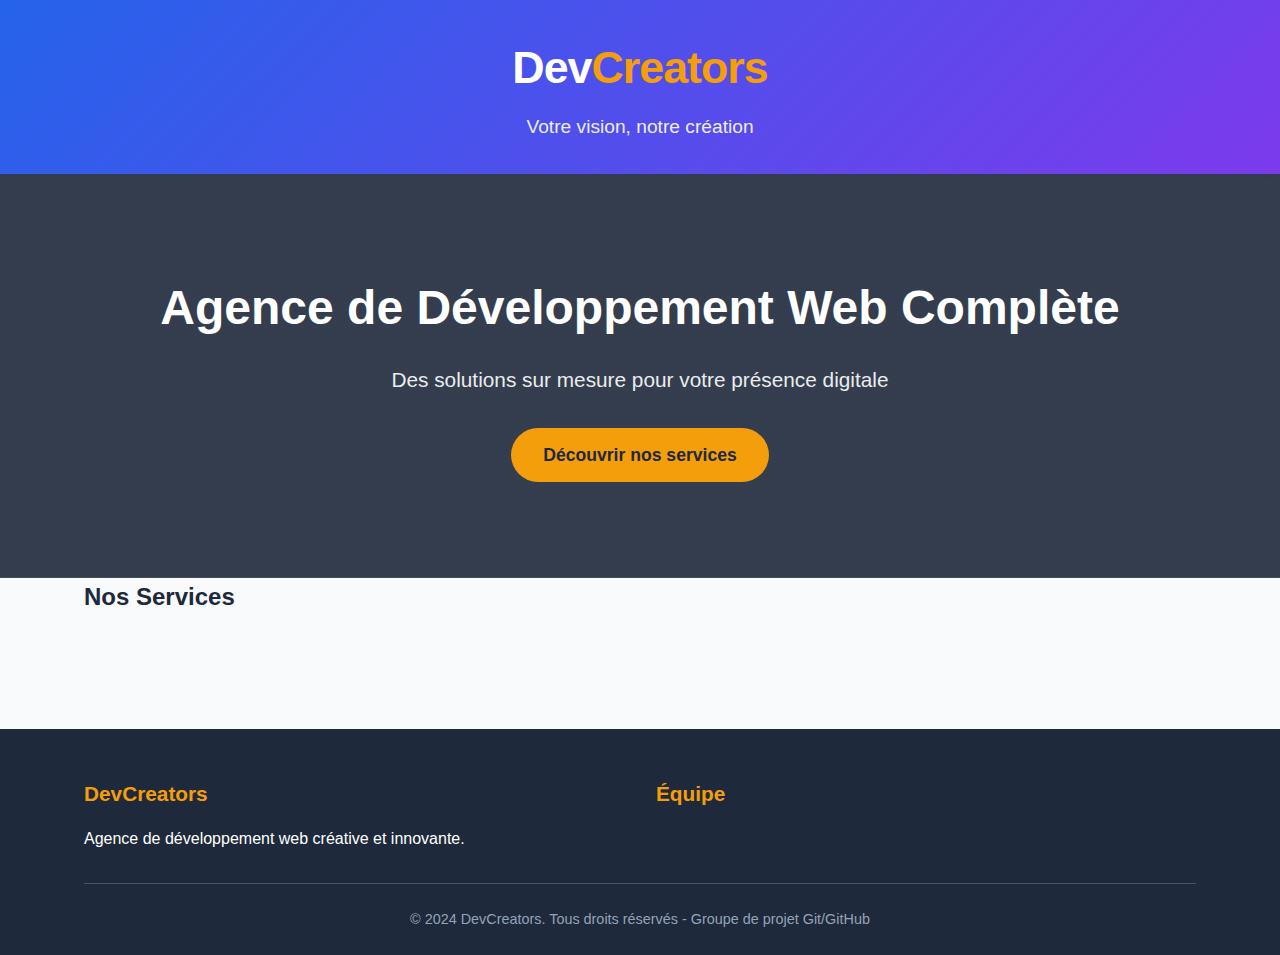
<file: index.html>
<!DOCTYPE html>
<html lang="fr">
<head>
    <meta charset="UTF-8">
    <meta name="viewport" content="width=device-width, initial-scale=1.0">
    <title>DevCreators | Agence de Développement Web</title>
    <link rel="stylesheet" href="css/style.css">
    <link rel="stylesheet" href="https://cdnjs.cloudflare.com/ajax/libs/font-awesome/6.4.0/css/all.min.css">
</head>
<body>
    <!-- Header -->
    <header class="main-header">
        <div class="container">
            <h1 class="logo">Dev<span>Creators</span></h1>
            <p class="tagline">Votre vision, notre création</p>
        </div>
    </header>

    <!-- Navigation sera ajoutée par un membre -->
    <nav id="main-nav">
        <!-- À compléter -->
    </nav>

    <!-- Hero Section -->
    <section class="hero">
        <div class="container">
            <h2>Agence de Développement Web Complète</h2>
            <p>Des solutions sur mesure pour votre présence digitale</p>
            <a href="#services" class="btn">Découvrir nos services</a>
        </div>
    </section>

    <!-- Services Section -->
    <main class="container" id="services">
        <h2>Nos Services</h2>
        <div class="services-grid" id="services-container">
            <!-- Les services seront ajoutés dynamiquement par les membres -->
        </div>
    </main>

    <!-- Footer -->
    <footer>
        <div class="container">
            <div class="footer-content">
                <div class="footer-section">
                    <h3>DevCreators</h3>
                    <p>Agence de développement web créative et innovante.</p>
                </div>
                <div class="footer-section">
                    <h3>Équipe</h3>
                    <ul class="team-list">
                        <!-- Liens vers pages membres -->
                    </ul>
                </div>
            </div>
            <div class="footer-bottom">
                <p>&copy; 2024 DevCreators. Tous droits réservés - Groupe de projet Git/GitHub</p>
            </div>
        </div>
    </footer>

    <script src="js/main.js"></script>
</body>
</html>
</file>
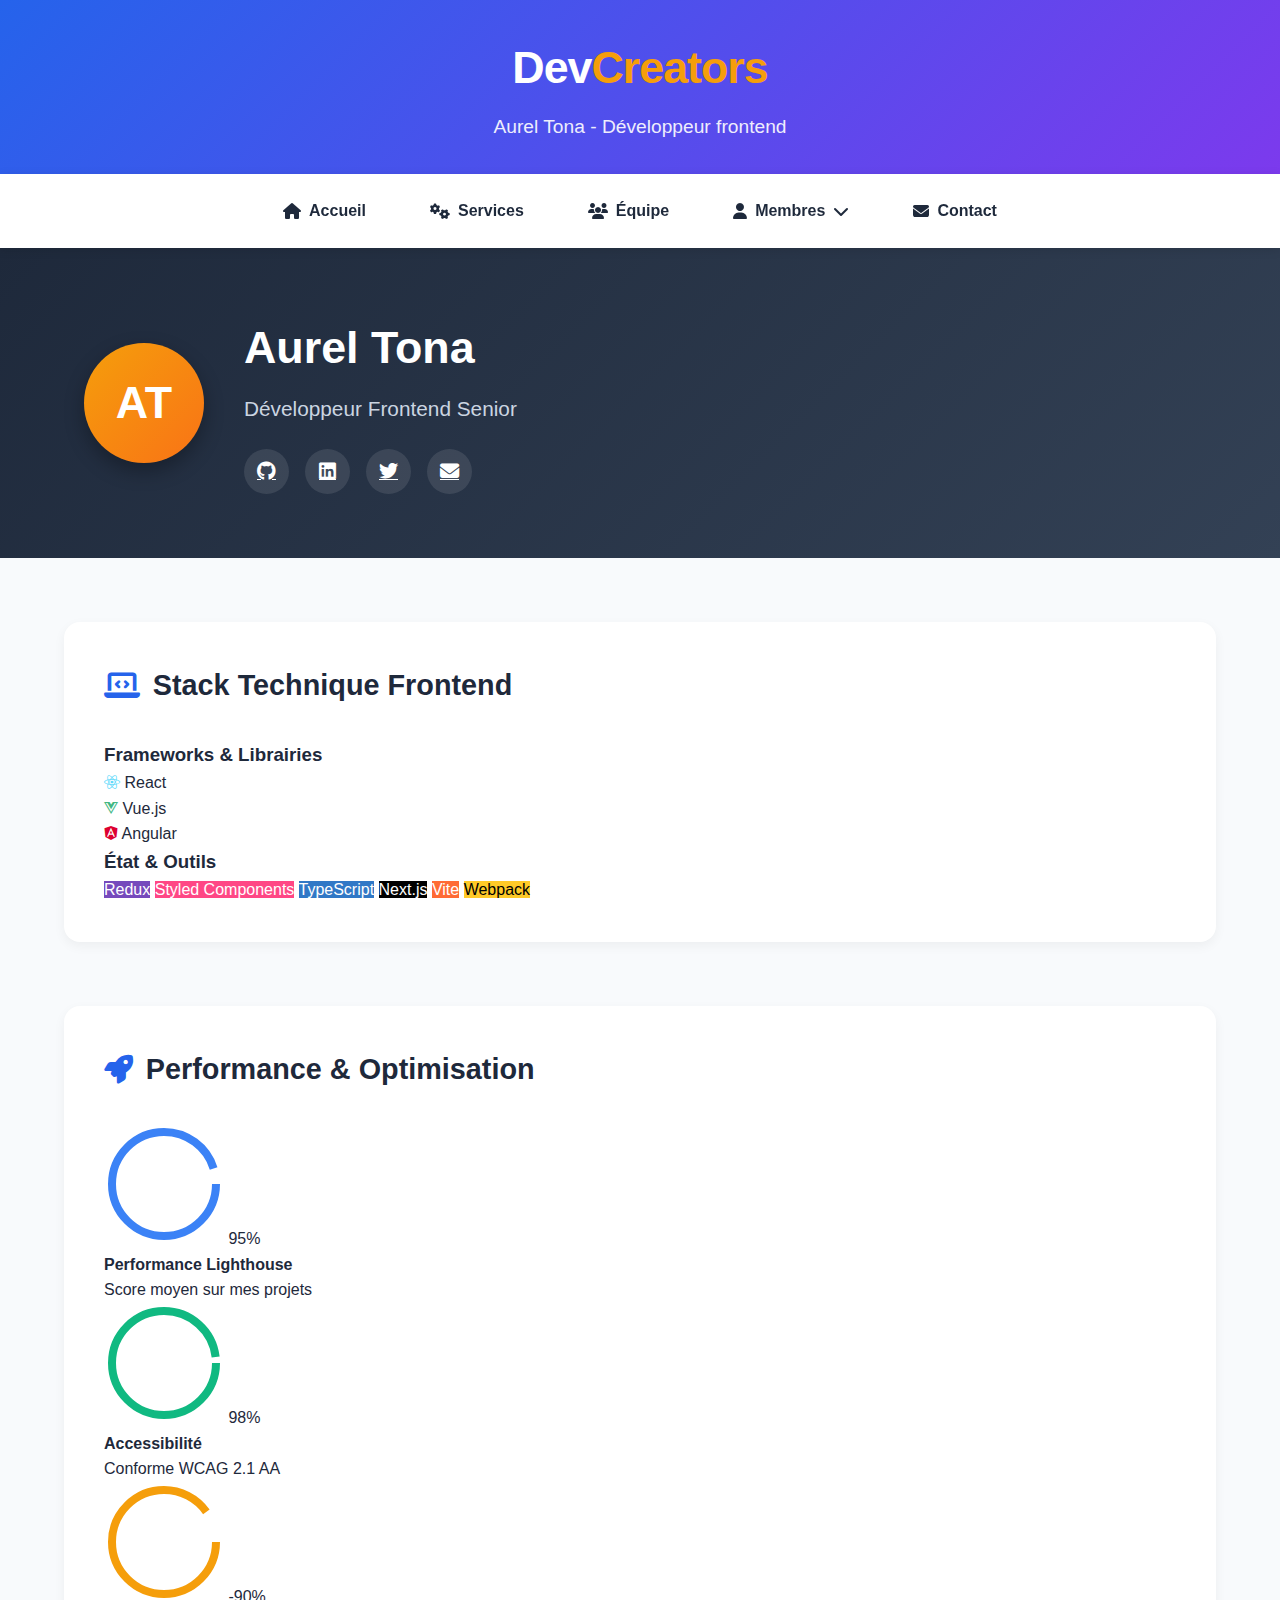
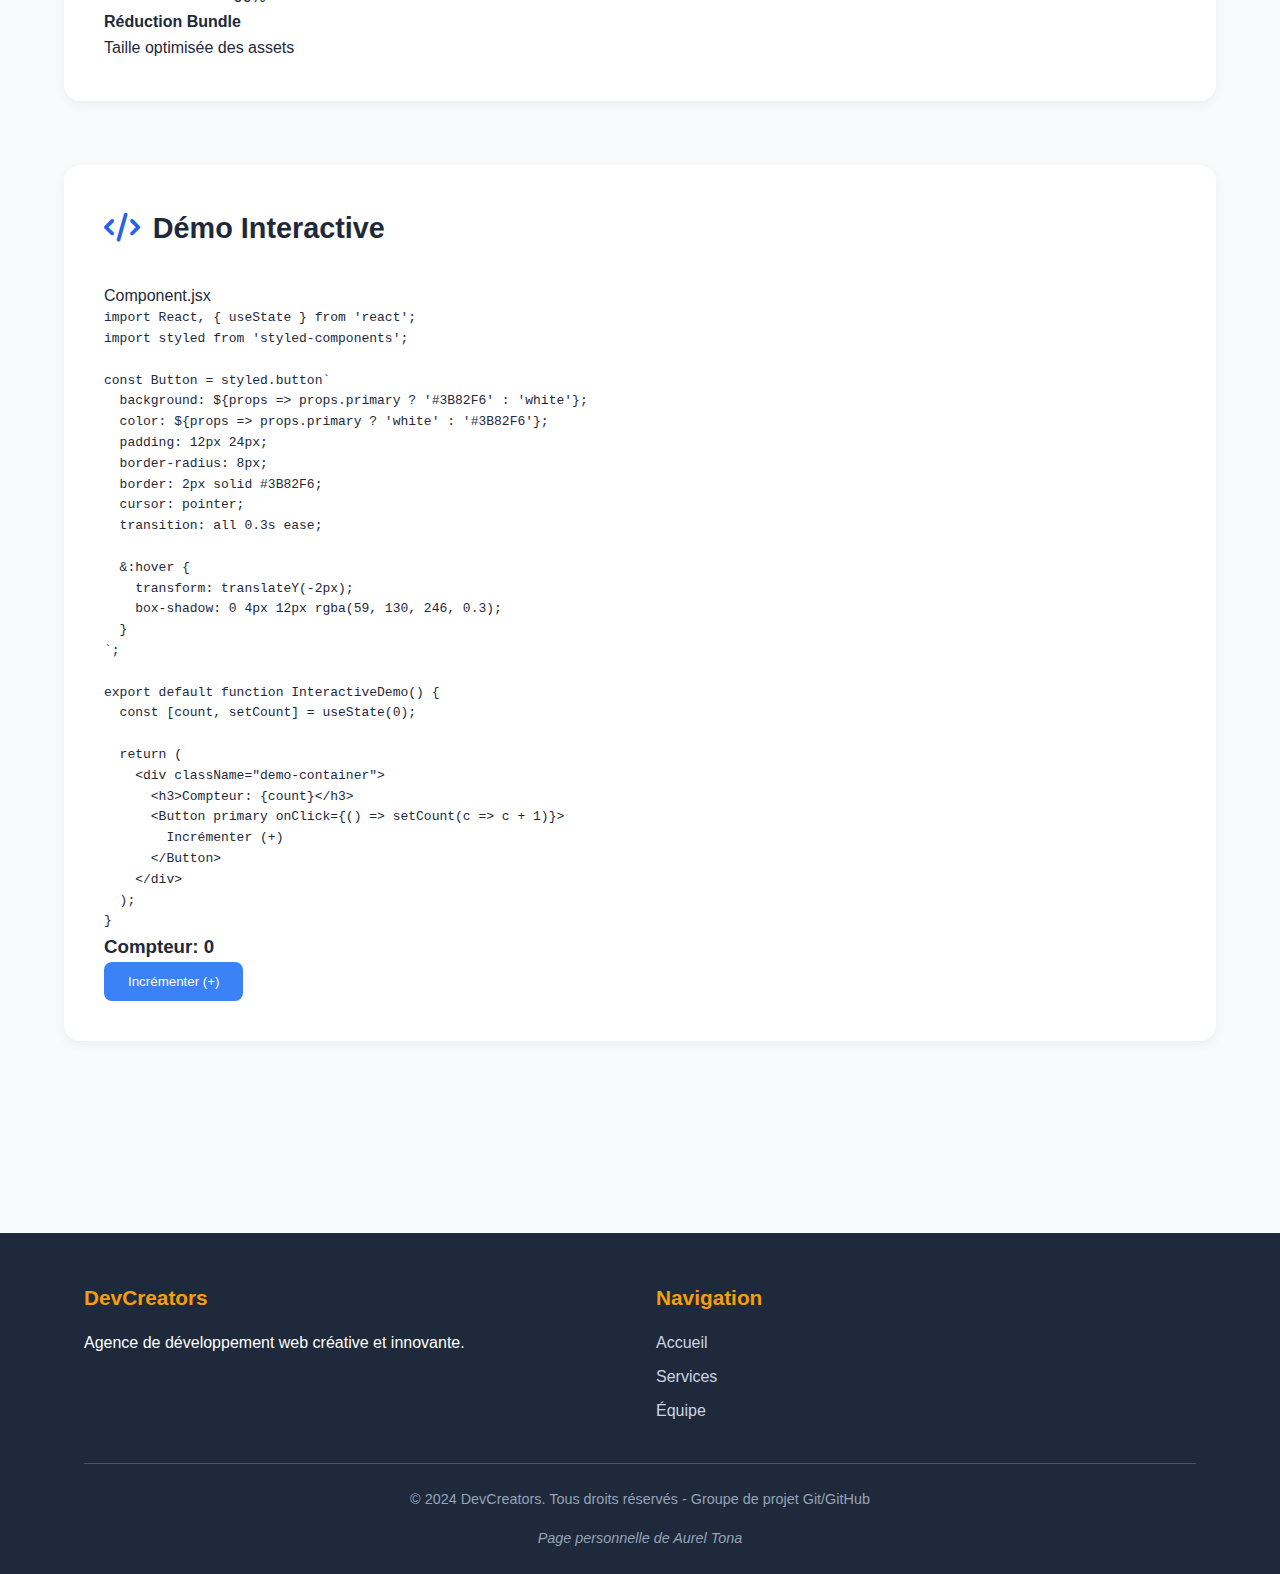
<file: aurel-tona.html>
<!DOCTYPE html>
<html lang="fr">
<head>
    <meta charset="UTF-8">
    <meta name="viewport" content="width=device-width, initial-scale=1.0">
    <title>Aurel Tona | Développeur Frontend - DevCreators</title>
    <link rel="stylesheet" href="css/style.css">
    <link rel="stylesheet" href="https://cdnjs.cloudflare.com/ajax/libs/font-awesome/6.4.0/css/all.min.css">
</head>
<body>
    <!-- Navigation (réutilisée) -->
    <header class="main-header">
        <div class="container">
            <h1 class="logo">Dev<span>Creators</span></h1>
            <p class="tagline">Aurel Tona - Développeur frontend</p>
        </div>
    </header>

    <nav class="main-nav">
        <div class="container">
            <ul class="nav-menu">
                <li><a href="index.html"><i class="fas fa-home"></i> Accueil</a></li>
                <li><a href="index.html#services"><i class="fas fa-cogs"></i> Services</a></li>
                <li><a href="index.html#team"><i class="fas fa-users"></i> Équipe</a></li>
                <li class="dropdown">
                    <a href="#"><i class="fas fa-user"></i> Membres <i class="fas fa-chevron-down"></i></a>
                    <ul class="dropdown-menu">
                        <li><a href="loule-joan.html">Loule Joan</a></li>
                        <li><a href="blandine-dounakon.html">Blandine Dounakon</a></li>
                        <li><a href="aurel-tona.html">Aurel Tona</a></li>
                        <li><a href="yann-fondja.html" class="active">Yann Fondja</a></li>
                        <li><a href="yann-heussieu.html">Yann Heussieu</a></li>
                    </ul>
                </li>
                <li><a href="#contact"><i class="fas fa-envelope"></i> Contact</a></li>
            </ul>
            <div class="mobile-toggle">
                <i class="fas fa-bars"></i>
            </div>
        </div>
    </nav>

    <!-- Hero Section Personnelle -->
    <section class="member-hero">
        <div class="container">
            <div class="member-header">
                <div class="member-avatar">
                    <span>AT</span>
                </div>
                <div class="member-info">
                    <h1>Aurel Tona</h1>
                    <p class="member-title">Développeur Frontend Senior</p>
                    <div class="member-social">
                        <a href="#"><i class="fab fa-github"></i></a>
                        <a href="#"><i class="fab fa-linkedin"></i></a>
                        <a href="#"><i class="fab fa-twitter"></i></a>
                        <a href="mailto:collinsyann8@gmail.com"><i class="fas fa-envelope"></i></a>
                    </div>
                </div>
            </div>
        </div>
    </section>

    <!-- Contenu Principal -->
    <main class="container member-container">
        <!-- Section Compétences -->
       <section class="member-section">
    <h2><i class="fas fa-laptop-code"></i> Stack Technique Frontend</h2>
    <div class="tech-stack">
        <div class="tech-category">
            <h3>Frameworks & Librairies</h3>
            <div class="tech-icons">
                <div class="tech-icon">
                    <i class="fab fa-react" style="color: #61DAFB;"></i>
                    <span>React</span>
                    <div class="tech-progress" style="width: 96%; background: #61DAFB;"></div>
                </div>
                <div class="tech-icon">
                    <i class="fab fa-vuejs" style="color: #42B883;"></i>
                    <span>Vue.js</span>
                    <div class="tech-progress" style="width: 90%; background: #42B883;"></div>
                </div>
                <div class="tech-icon">
                    <i class="fab fa-angular" style="color: #DD0031;"></i>
                    <span>Angular</span>
                    <div class="tech-progress" style="width: 85%; background: #DD0031;"></div>
                </div>
            </div>
        </div>
        
        <div class="tech-category">
            <h3>État & Outils</h3>
            <div class="tech-badges">
                <span class="tech-badge" style="background: #764ABC; color: white;">Redux</span>
                <span class="tech-badge" style="background: #FF4785; color: white;">Styled Components</span>
                <span class="tech-badge" style="background: #3178C6; color: white;">TypeScript</span>
                <span class="tech-badge" style="background: #000000; color: white;">Next.js</span>
                <span class="tech-badge" style="background: #FF6B35; color: white;">Vite</span>
                <span class="tech-badge" style="background: #FFCA28; color: #000;">Webpack</span>
            </div>
        </div>
    </div>
</section>

<section class="member-section">
    <h2><i class="fas fa-rocket"></i> Performance & Optimisation</h2>
    <div class="performance-metrics">
        <div class="metric">
            <div class="metric-circle" data-percent="95">
                <svg class="progress-ring" width="120" height="120">
                    <circle class="progress-ring-circle" stroke="#3B82F6" stroke-width="8" fill="transparent" r="52" cx="60" cy="60"/>
                </svg>
                <span class="metric-value">95%</span>
            </div>
            <h4>Performance Lighthouse</h4>
            <p>Score moyen sur mes projets</p>
        </div>
        
        <div class="metric">
            <div class="metric-circle" data-percent="98">
                <svg class="progress-ring" width="120" height="120">
                    <circle class="progress-ring-circle" stroke="#10B981" stroke-width="8" fill="transparent" r="52" cx="60" cy="60"/>
                </svg>
                <span class="metric-value">98%</span>
            </div>
            <h4>Accessibilité</h4>
            <p>Conforme WCAG 2.1 AA</p>
        </div>
        
        <div class="metric">
            <div class="metric-circle" data-percent="90">
                <svg class="progress-ring" width="120" height="120">
                    <circle class="progress-ring-circle" stroke="#F59E0B" stroke-width="8" fill="transparent" r="52" cx="60" cy="60"/>
                </svg>
                <span class="metric-value">-90%</span>
            </div>
            <h4>Réduction Bundle</h4>
            <p>Taille optimisée des assets</p>
        </div>
    </div>
</section>

<section class="member-section">
    <h2><i class="fas fa-code"></i> Démo Interactive</h2>
    <div class="code-demo">
        <div class="code-editor">
            <div class="editor-header">
                <div class="editor-dots">
                    <span style="background: #FF5F56;"></span>
                    <span style="background: #FFBD2E;"></span>
                    <span style="background: #27CA3F;"></span>
                </div>
                <span class="editor-title">Component.jsx</span>
            </div>
            <div class="editor-content">
                <pre><code>import React, { useState } from 'react';
import styled from 'styled-components';

const Button = styled.button`
  background: ${props => props.primary ? '#3B82F6' : 'white'};
  color: ${props => props.primary ? 'white' : '#3B82F6'};
  padding: 12px 24px;
  border-radius: 8px;
  border: 2px solid #3B82F6;
  cursor: pointer;
  transition: all 0.3s ease;
  
  &:hover {
    transform: translateY(-2px);
    box-shadow: 0 4px 12px rgba(59, 130, 246, 0.3);
  }
`;

export default function InteractiveDemo() {
  const [count, setCount] = useState(0);
  
  return (
    &lt;div className="demo-container"&gt;
      &lt;h3&gt;Compteur: {count}&lt;/h3&gt;
      &lt;Button primary onClick={() => setCount(c => c + 1)}&gt;
        Incrémenter (+)
      &lt;/Button&gt;
    &lt;/div&gt;
  );
}</code></pre>
            </div>
        </div>
        <div class="demo-output">
            <div id="interactive-demo">
                <!-- Rendu du composant React simulé -->
                <h3 style="color: #1e293b;">Compteur: <span id="demo-count">0</span></h3>
                <button id="demo-button" style="background: #3B82F6; color: white; padding: 12px 24px; border-radius: 8px; border: none; cursor: pointer; transition: all 0.3s ease;">
                    Incrémenter (+)
                </button>
            </div>
        </div>
    </div>
</section>

    </main>

    <!-- Footer -->
    <footer>
        <div class="container">
            <div class="footer-content">
                <div class="footer-section">
                    <h3>DevCreators</h3>
                    <p>Agence de développement web créative et innovante.</p>
                </div>
                <div class="footer-section">
                    <h3>Navigation</h3>
                    <ul class="team-list">
                        <li><a href="index.html">Accueil</a></li>
                        <li><a href="index.html#services">Services</a></li>
                        <li><a href="index.html#team">Équipe</a></li>
                    </ul>
                </div>
            </div>
            <div class="footer-bottom">
                <p>&copy; 2024 DevCreators. Tous droits réservés - Groupe de projet Git/GitHub</p>
                <p class="member-footer">Page personnelle de Aurel Tona</p>
            </div>
        </div>
    </footer>

    <script src="js/main.js"></script>
    <script>
// Script pour la démo interactive
document.addEventListener('DOMContentLoaded', function() {
    const countElement = document.getElementById('demo-count');
    const button = document.getElementById('demo-button');
    let count = 0;
    
    button.addEventListener('click', function() {
        count++;
        countElement.textContent = count;
        
        // Animation
        button.style.transform = 'translateY(-2px)';
        button.style.boxShadow = '0 4px 12px rgba(59, 130, 246, 0.3)';
        
        setTimeout(() => {
            button.style.transform = 'translateY(0)';
            button.style.boxShadow = 'none';
        }, 300);
    });
    
    // Animation des cercles de performance
    const circles = document.querySelectorAll('.metric-circle');
    circles.forEach(circle => {
        const percent = circle.getAttribute('data-percent');
        const circleElement = circle.querySelector('.progress-ring-circle');
        const radius = circleElement.r.baseVal.value;
        const circumference = radius * 2 * Math.PI;
        
        circleElement.style.strokeDasharray = `${circumference} ${circumference}`;
        circleElement.style.strokeDashoffset = circumference;
        
        const offset = circumference - (percent / 100) * circumference;
        setTimeout(() => {
            circleElement.style.strokeDashoffset = offset;
        }, 500);
    });
});
</script>
</body>
</html>
</file>
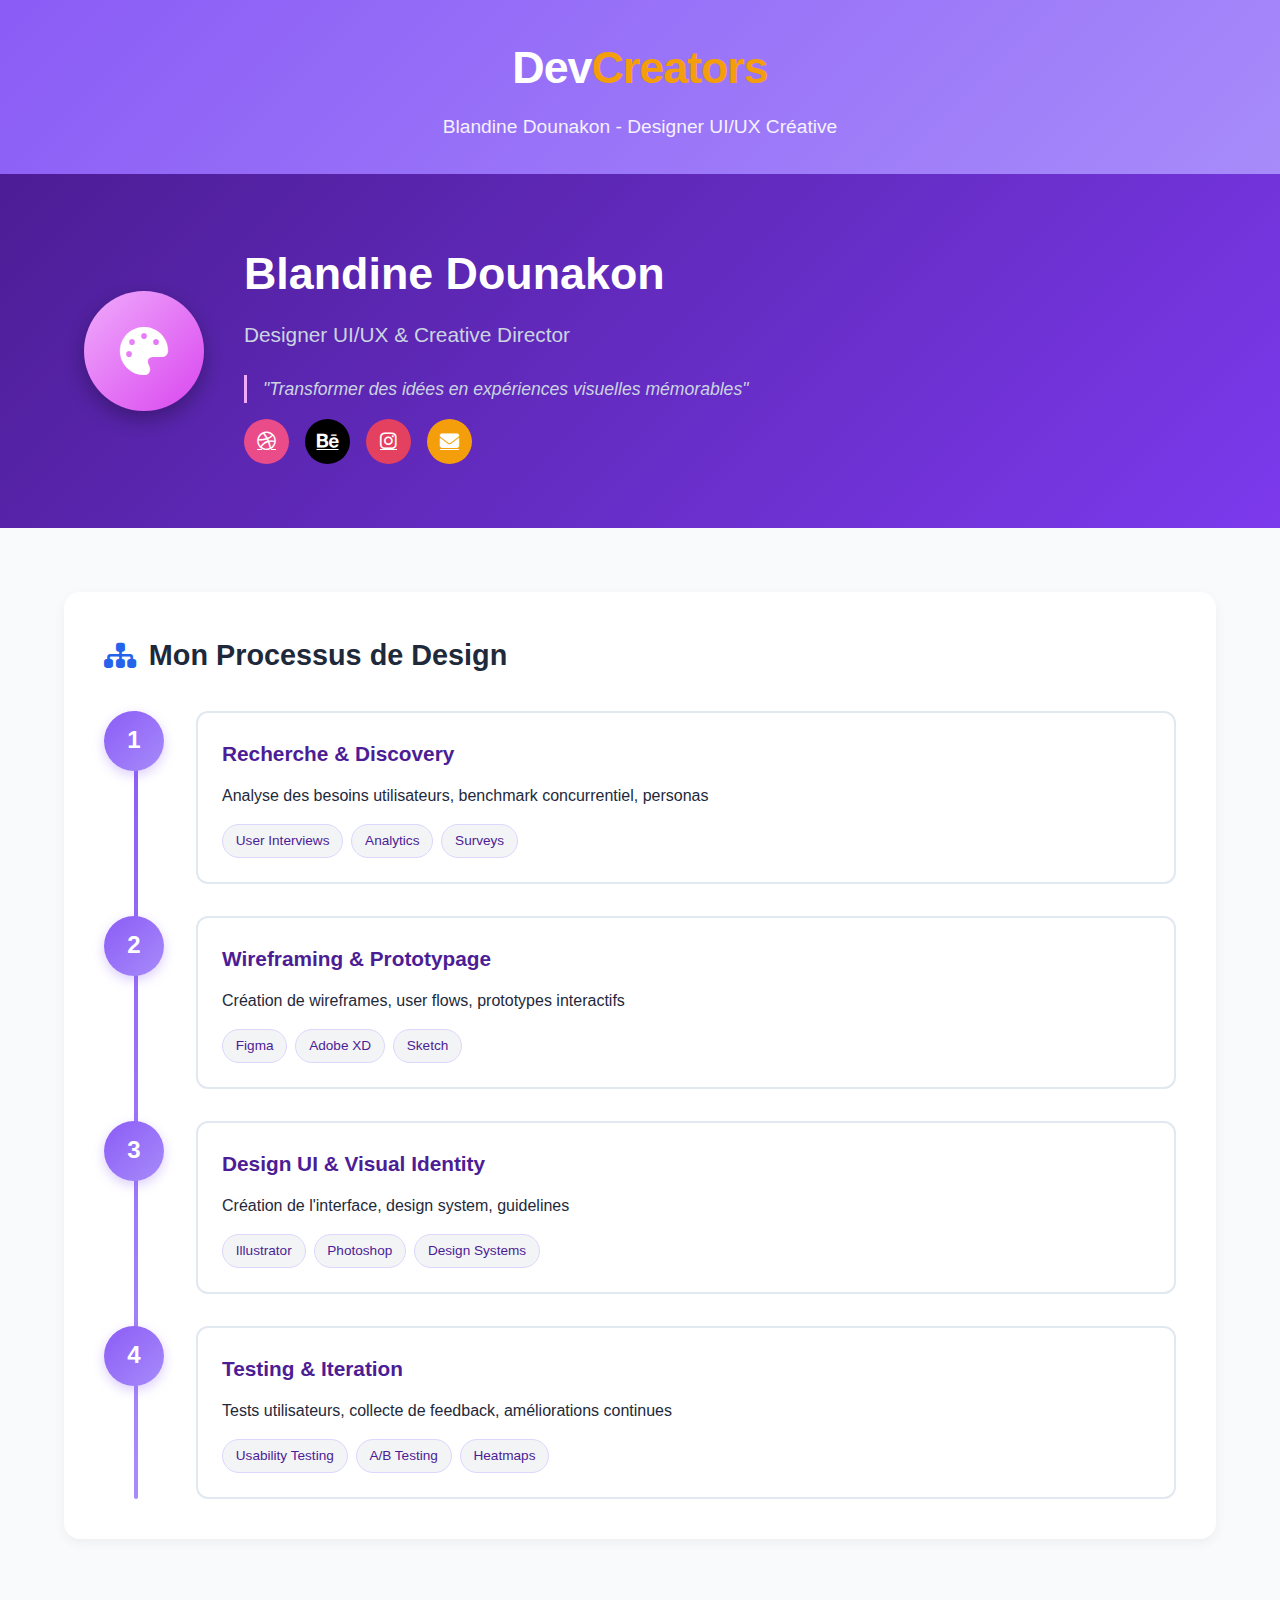
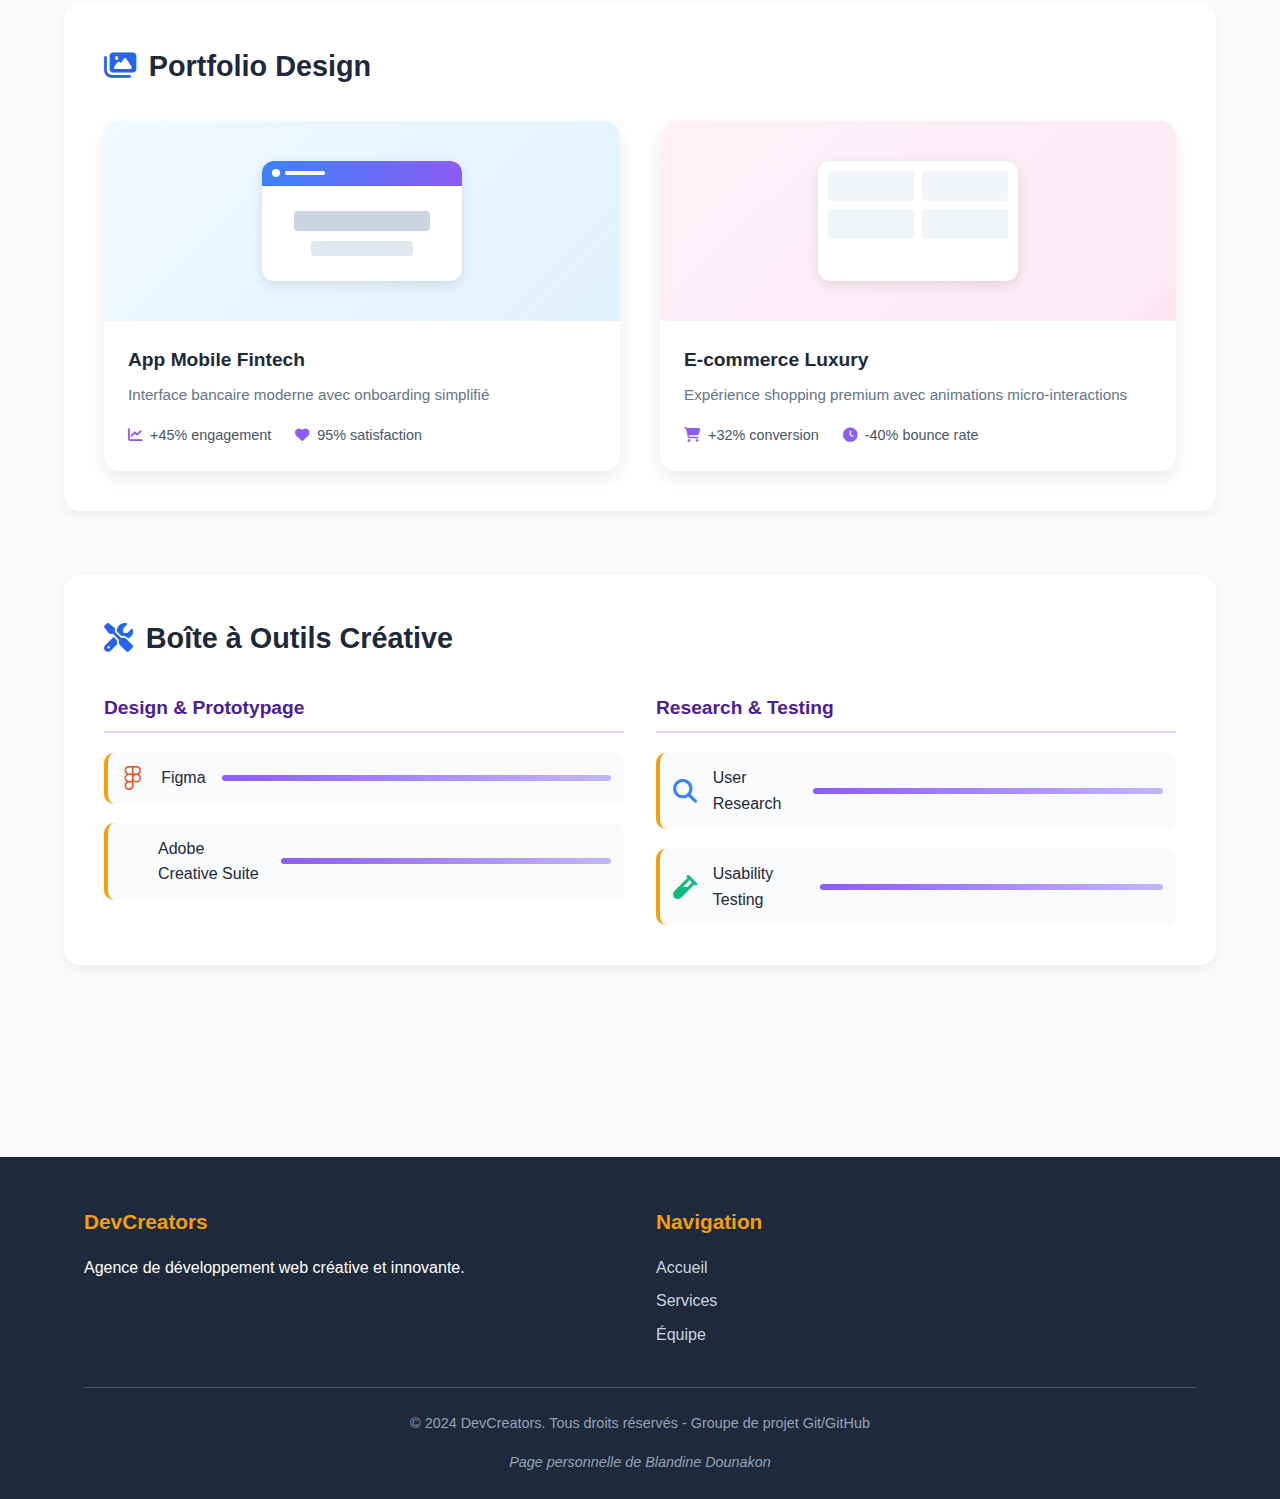
<file: blandine-dounakon.html>
<!DOCTYPE html>
<html lang="fr">
<head>
    <meta charset="UTF-8">
    <meta name="viewport" content="width=device-width, initial-scale=1.0">
    <title>Blandine Dounakon | Designer UI/UX - DevCreators</title>
    <link rel="stylesheet" href="css/style.css">
    <link rel="stylesheet" href="https://cdnjs.cloudflare.com/ajax/libs/font-awesome/6.4.0/css/all.min.css">
    <style>
        /* Animations spéciales pour la page design */
        @keyframes float {
            0%, 100% { transform: translateY(0px); }
            50% { transform: translateY(-10px); }
        }
        
        .design-element {
            animation: float 5s ease-in-out infinite;
        }
    </style>
</head>
<body>
    <!-- Header & Navigation (similaire aux autres) -->
    <header class="main-header" style="background: linear-gradient(135deg, #8b5cf6, #a78bfa);">
        <div class="container">
            <h1 class="logo">Dev<span>Creators</span></h1>
            <p class="tagline">Blandine Dounakon - Designer UI/UX Créative</p>
        </div>
    </header>

    <nav class="main-nav">
        <!-- Même navigation avec liens adaptés -->
    </nav>

    <!-- Hero avec effet spécial -->
    <section class="member-hero" style="background: linear-gradient(135deg, #4c1d95, #7c3aed);">
        <div class="container">
            <div class="member-header">
                <div class="member-avatar design-element" style="background: linear-gradient(135deg, #f0abfc, #d946ef);">
                    <i class="fas fa-palette" style="font-size: 3rem;"></i>
                </div>
                <div class="member-info">
                    <h1>Blandine Dounakon</h1>
                    <p class="member-title">Designer UI/UX & Creative Director</p>
                    <p class="member-quote">"Transformer des idées en expériences visuelles mémorables"</p>
                    <div class="member-social">
                        <a href="#" style="background: #EA4C89;"><i class="fab fa-dribbble"></i></a>
                        <a href="#" style="background: #000000;"><i class="fab fa-behance"></i></a>
                        <a href="#" style="background: #E4405F;"><i class="fab fa-instagram"></i></a>
                        <a href="mailto:Koubindondounakon@gmail.com" style="background: var(--accent-color);"><i class="fas fa-envelope"></i></a>
                    </div>
                </div>
            </div>
        </div>
    </section>

    <!-- Portfolio de Design -->
    <main class="container member-container">
        <!-- Design Process -->
        <section class="member-section">
            <h2><i class="fas fa-sitemap"></i> Mon Processus de Design</h2>
            <div class="process-timeline">
                <div class="process-step">
                    <div class="step-number">1</div>
                    <div class="step-content">
                        <h3>Recherche & Discovery</h3>
                        <p>Analyse des besoins utilisateurs, benchmark concurrentiel, personas</p>
                        <div class="step-tools">
                            <span class="tool-badge">User Interviews</span>
                            <span class="tool-badge">Analytics</span>
                            <span class="tool-badge">Surveys</span>
                        </div>
                    </div>
                </div>
                
                <div class="process-step">
                    <div class="step-number">2</div>
                    <div class="step-content">
                        <h3>Wireframing & Prototypage</h3>
                        <p>Création de wireframes, user flows, prototypes interactifs</p>
                        <div class="step-tools">
                            <span class="tool-badge">Figma</span>
                            <span class="tool-badge">Adobe XD</span>
                            <span class="tool-badge">Sketch</span>
                        </div>
                    </div>
                </div>
                
                <div class="process-step">
                    <div class="step-number">3</div>
                    <div class="step-content">
                        <h3>Design UI & Visual Identity</h3>
                        <p>Création de l'interface, design system, guidelines</p>
                        <div class="step-tools">
                            <span class="tool-badge">Illustrator</span>
                            <span class="tool-badge">Photoshop</span>
                            <span class="tool-badge">Design Systems</span>
                        </div>
                    </div>
                </div>
                
                <div class="process-step">
                    <div class="step-number">4</div>
                    <div class="step-content">
                        <h3>Testing & Iteration</h3>
                        <p>Tests utilisateurs, collecte de feedback, améliorations continues</p>
                        <div class="step-tools">
                            <span class="tool-badge">Usability Testing</span>
                            <span class="tool-badge">A/B Testing</span>
                            <span class="tool-badge">Heatmaps</span>
                        </div>
                    </div>
                </div>
            </div>
        </section>

        <!-- Galerie de Projets -->
        <section class="member-section">
            <h2><i class="fas fa-images"></i> Portfolio Design</h2>
            <div class="design-gallery">
                <div class="design-project">
                    <div class="project-preview" style="background: linear-gradient(135deg, #f0f9ff, #e0f2fe);">
                        <div class="project-mockup">
                            <div class="mockup-header"></div>
                            <div class="mockup-content">
                                <div class="mockup-element" style="width: 80%; height: 20px; background: #cbd5e1; margin: 10px auto;"></div>
                                <div class="mockup-element" style="width: 60%; height: 15px; background: #e2e8f0; margin: 10px auto;"></div>
                            </div>
                        </div>
                    </div>
                    <div class="project-info">
                        <h3>App Mobile Fintech</h3>
                        <p>Interface bancaire moderne avec onboarding simplifié</p>
                        <div class="project-stats">
                            <span><i class="fas fa-chart-line"></i> +45% engagement</span>
                            <span><i class="fas fa-heart"></i> 95% satisfaction</span>
                        </div>
                    </div>
                </div>
                
                <div class="design-project">
                    <div class="project-preview" style="background: linear-gradient(135deg, #fdf2f8, #fce7f3);">
                        <div class="project-mockup">
                            <div class="mockup-screen">
                                <div class="screen-grid">
                                    <div class="grid-item"></div>
                                    <div class="grid-item"></div>
                                    <div class="grid-item"></div>
                                    <div class="grid-item"></div>
                                </div>
                            </div>
                        </div>
                    </div>
                    <div class="project-info">
                        <h3>E-commerce Luxury</h3>
                        <p>Expérience shopping premium avec animations micro-interactions</p>
                        <div class="project-stats">
                            <span><i class="fas fa-shopping-cart"></i> +32% conversion</span>
                            <span><i class="fas fa-clock"></i> -40% bounce rate</span>
                        </div>
                    </div>
                </div>
            </div>
        </section>

        <!-- Outils & Compétences -->
        <section class="member-section">
            <h2><i class="fas fa-tools"></i> Boîte à Outils Créative</h2>
            <div class="tools-grid">
                <div class="tool-category">
                    <h3>Design & Prototypage</h3>
                    <div class="tool-items">
                        <div class="tool-item">
                            <i class="fab fa-figma" style="color: #F24E1E;"></i>
                            <span>Figma</span>
                            <div class="tool-level" style="width: 98%;"></div>
                        </div>
                        <div class="tool-item">
                            <i class="fab fa-adobe" style="color: #FF0000;"></i>
                            <span>Adobe Creative Suite</span>
                            <div class="tool-level" style="width: 95%;"></div>
                        </div>
                    </div>
                </div>
                
                <div class="tool-category">
                    <h3>Research & Testing</h3>
                    <div class="tool-items">
                        <div class="tool-item">
                            <i class="fas fa-search" style="color: #3B82F6;"></i>
                            <span>User Research</span>
                            <div class="tool-level" style="width: 90%;"></div>
                        </div>
                        <div class="tool-item">
                            <i class="fas fa-vial" style="color: #10B981;"></i>
                            <span>Usability Testing</span>
                            <div class="tool-level" style="width: 88%;"></div>
                        </div>
                    </div>
                </div>
            </div>
        </section>
    </main>

    <footer>
        
        <div class="container">
            <div class="footer-content">
                <div class="footer-section">
                    <h3>DevCreators</h3>
                    <p>Agence de développement web créative et innovante.</p>
                </div>
                <div class="footer-section">
                    <h3>Navigation</h3>
                    <ul class="team-list">
                        <li><a href="index.html">Accueil</a></li>
                        <li><a href="index.html#services">Services</a></li>
                        <li><a href="index.html#team">Équipe</a></li>
                    </ul>
                </div>
            </div>
            <div class="footer-bottom">
                <p>&copy; 2024 DevCreators. Tous droits réservés - Groupe de projet Git/GitHub</p>
                <p class="member-footer">Page personnelle de Blandine Dounakon</p>
            </div>
        </div>
    </footer>
            
    

    <script src="js/main.js"></script>
</body>
</html>
</file>
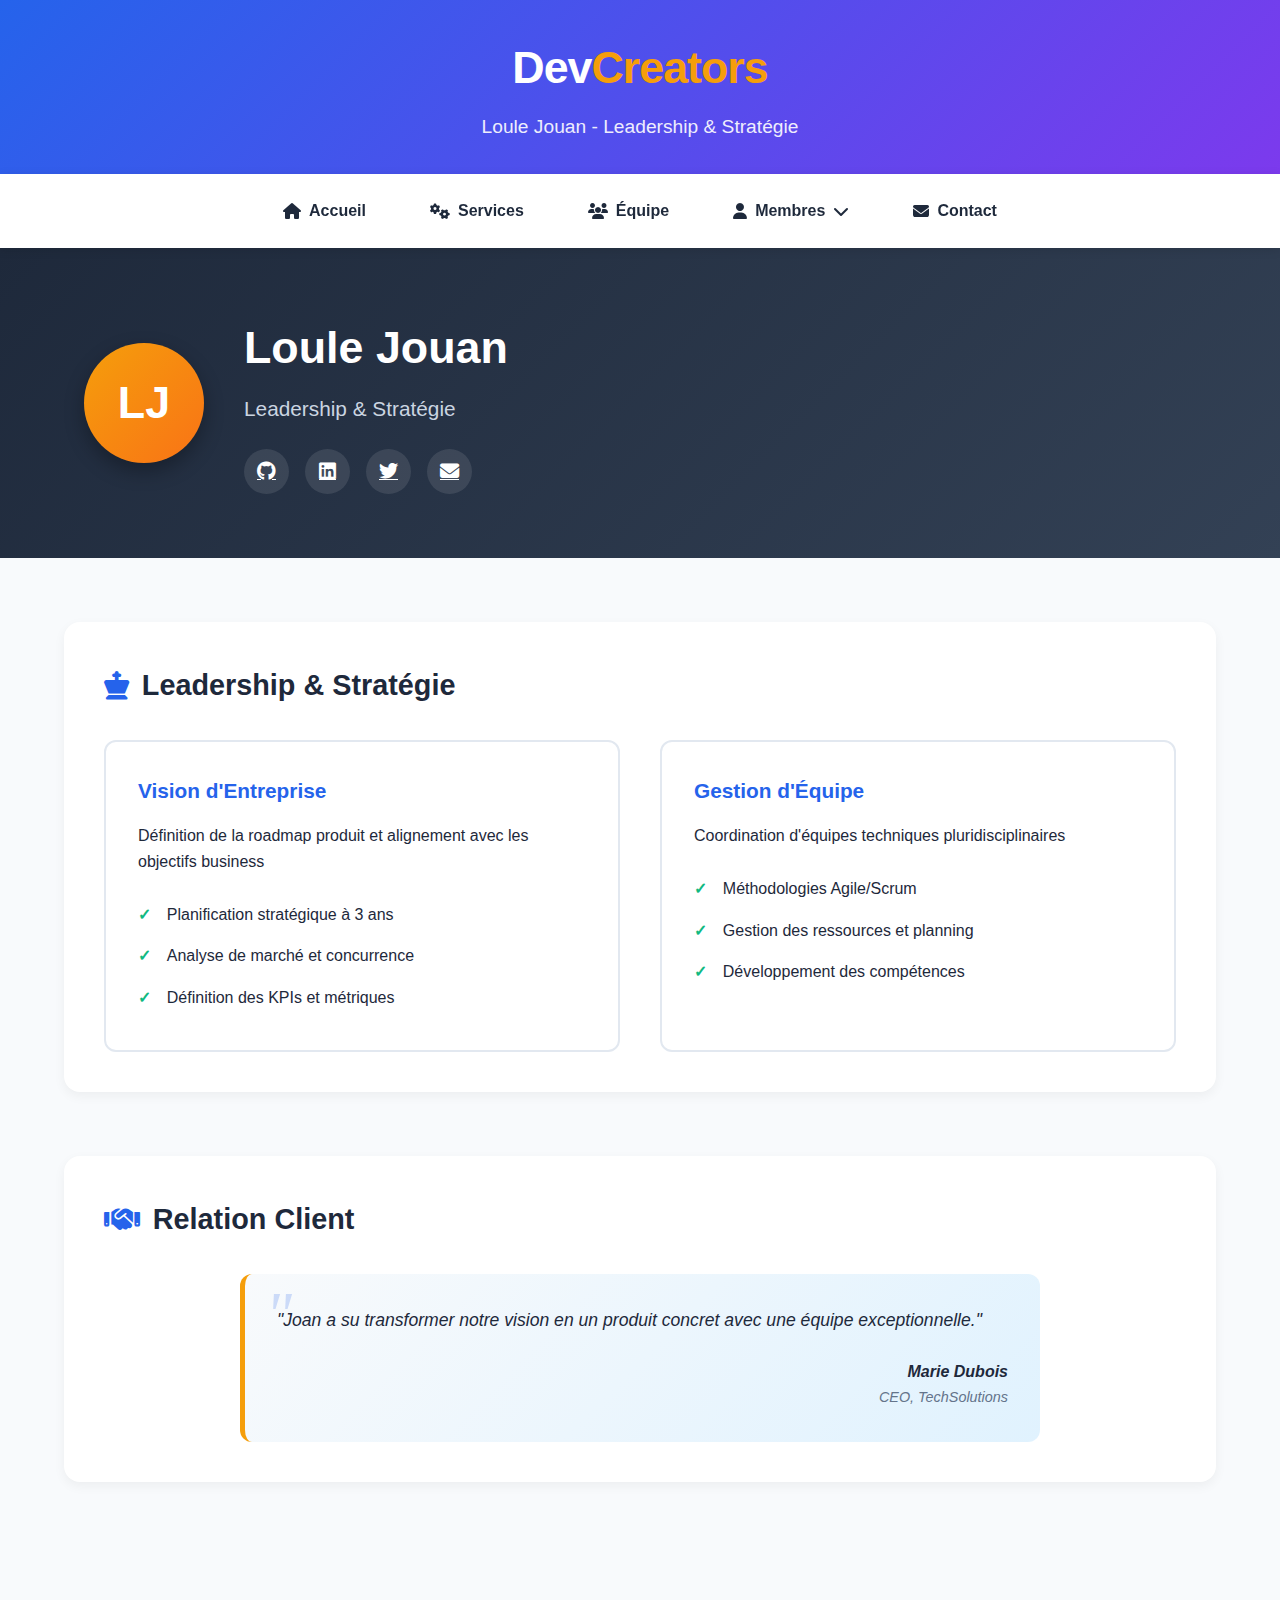
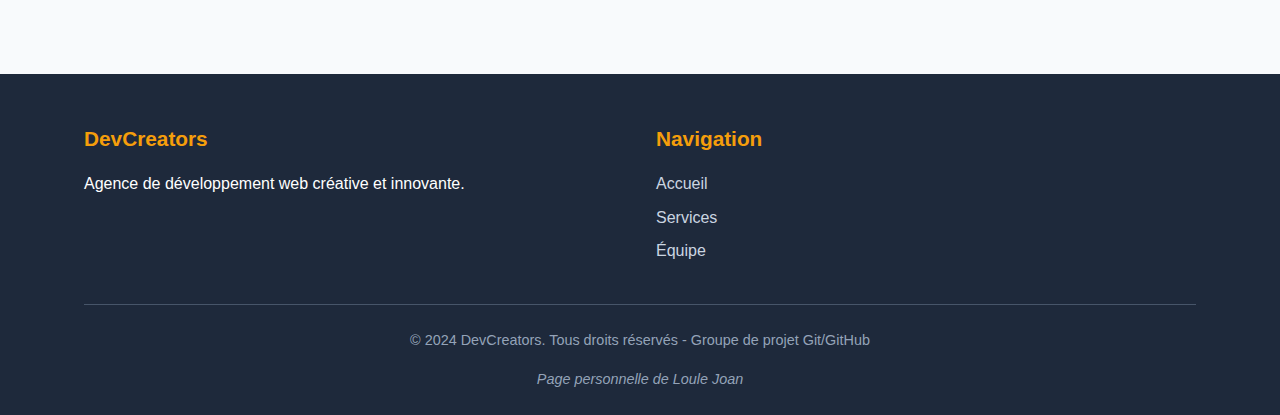
<file: loule-joan.html>
<!DOCTYPE html>
<html lang="fr">
<head>
    <meta charset="UTF-8">
    <meta name="viewport" content="width=device-width, initial-scale=1.0">
    <title> Loule Jouan | Leadership & Stratégie- DevCreators</title>
    <link rel="stylesheet" href="css/style.css">
    <link rel="stylesheet" href="https://cdnjs.cloudflare.com/ajax/libs/font-awesome/6.4.0/css/all.min.css">
</head>
<body>
    <!-- Navigation (réutilisée) -->
    <header class="main-header">
        <div class="container">
            <h1 class="logo">Dev<span>Creators</span></h1>
            <p class="tagline">Loule Jouan - Leadership & Stratégie</p>
        </div>
    </header>

    <nav class="main-nav">
        <div class="container">
            <ul class="nav-menu">
                <li><a href="index.html"><i class="fas fa-home"></i> Accueil</a></li>
                <li><a href="index.html#services"><i class="fas fa-cogs"></i> Services</a></li>
                <li><a href="index.html#team"><i class="fas fa-users"></i> Équipe</a></li>
                <li class="dropdown">
                    <a href="#"><i class="fas fa-user"></i> Membres <i class="fas fa-chevron-down"></i></a>
                    <ul class="dropdown-menu">
                        <li><a href="loule-joan.html">Loule Joan</a></li>
                        <li><a href="blandine-dounakon.html">Blandine Dounakon</a></li>
                        <li><a href="aurel-tona.html">Aurel Tona</a></li>
                        <li><a href="yann-fondja.html" class="active">Yann Fondja</a></li>
                        <li><a href="yann-heussieu.html">Yann Heussieu</a></li>
                    </ul>
                </li>
                <li><a href="#contact"><i class="fas fa-envelope"></i> Contact</a></li>
            </ul>
            <div class="mobile-toggle">
                <i class="fas fa-bars"></i>
            </div>
        </div>
    </nav>

    <!-- Hero Section Personnelle -->
    <section class="member-hero">
        <div class="container">
            <div class="member-header">
                <div class="member-avatar">
                    <span>LJ</span>
                </div>
                <div class="member-info">
                    <h1>Loule Jouan</h1>
                    <p class="member-title">Leadership & Stratégie</p>
                    <div class="member-social">
                        <a href="#"><i class="fab fa-github"></i></a>
                        <a href="#"><i class="fab fa-linkedin"></i></a>
                        <a href="#"><i class="fab fa-twitter"></i></a>
                        <a href="mailto:joanloule5@gmail.com"><i class="fas fa-envelope"></i></a>
                    </div>
                </div>
            </div>
        </div>
    </section>

    <!-- Contenu Principal -->
    <main class="container member-container">
        <!-- Section Compétences -->
        <!-- Sections spécifiques pour le chef -->

<section class="member-section">
    <h2><i class="fas fa-chess-king"></i> Leadership & Stratégie</h2>
    <div class="strategy-content">
        <div class="strategy-item">
            <h3>Vision d'Entreprise</h3>
            <p>Définition de la roadmap produit et alignement avec les objectifs business</p>
            <ul class="strategy-list">
                <li>Planification stratégique à 3 ans</li>
                <li>Analyse de marché et concurrence</li>
                <li>Définition des KPIs et métriques</li>
            </ul>
        </div>
        <div class="strategy-item">
            <h3>Gestion d'Équipe</h3>
            <p>Coordination d'équipes techniques pluridisciplinaires</p>
            <ul class="strategy-list">
                <li>Méthodologies Agile/Scrum</li>
                <li>Gestion des ressources et planning</li>
                <li>Développement des compétences</li>
            </ul>
        </div>
    </div>
</section>

<section class="member-section">
    <h2><i class="fas fa-handshake"></i> Relation Client</h2>
    <div class="testimonials">
        <div class="testimonial">
            <p>"Joan a su transformer notre vision en un produit concret avec une équipe exceptionnelle."</p>
            <div class="testimonial-author">
                <strong>Marie Dubois</strong>
                <span>CEO, TechSolutions</span>
            </div>
        </div>
    </div>
</section>
    </main>

    <!-- Footer -->
    <footer>
        <div class="container">
            <div class="footer-content">
                <div class="footer-section">
                    <h3>DevCreators</h3>
                    <p>Agence de développement web créative et innovante.</p>
                </div>
                <div class="footer-section">
                    <h3>Navigation</h3>
                    <ul class="team-list">
                        <li><a href="index.html">Accueil</a></li>
                        <li><a href="index.html#services">Services</a></li>
                        <li><a href="index.html#team">Équipe</a></li>
                    </ul>
                </div>
            </div>
            <div class="footer-bottom">
                <p>&copy; 2024 DevCreators. Tous droits réservés - Groupe de projet Git/GitHub</p>
                <p class="member-footer">Page personnelle de Loule Joan</p>
            </div>
        </div>
    </footer>

    <script src="js/main.js"></script>
</body>
</html>
</file>
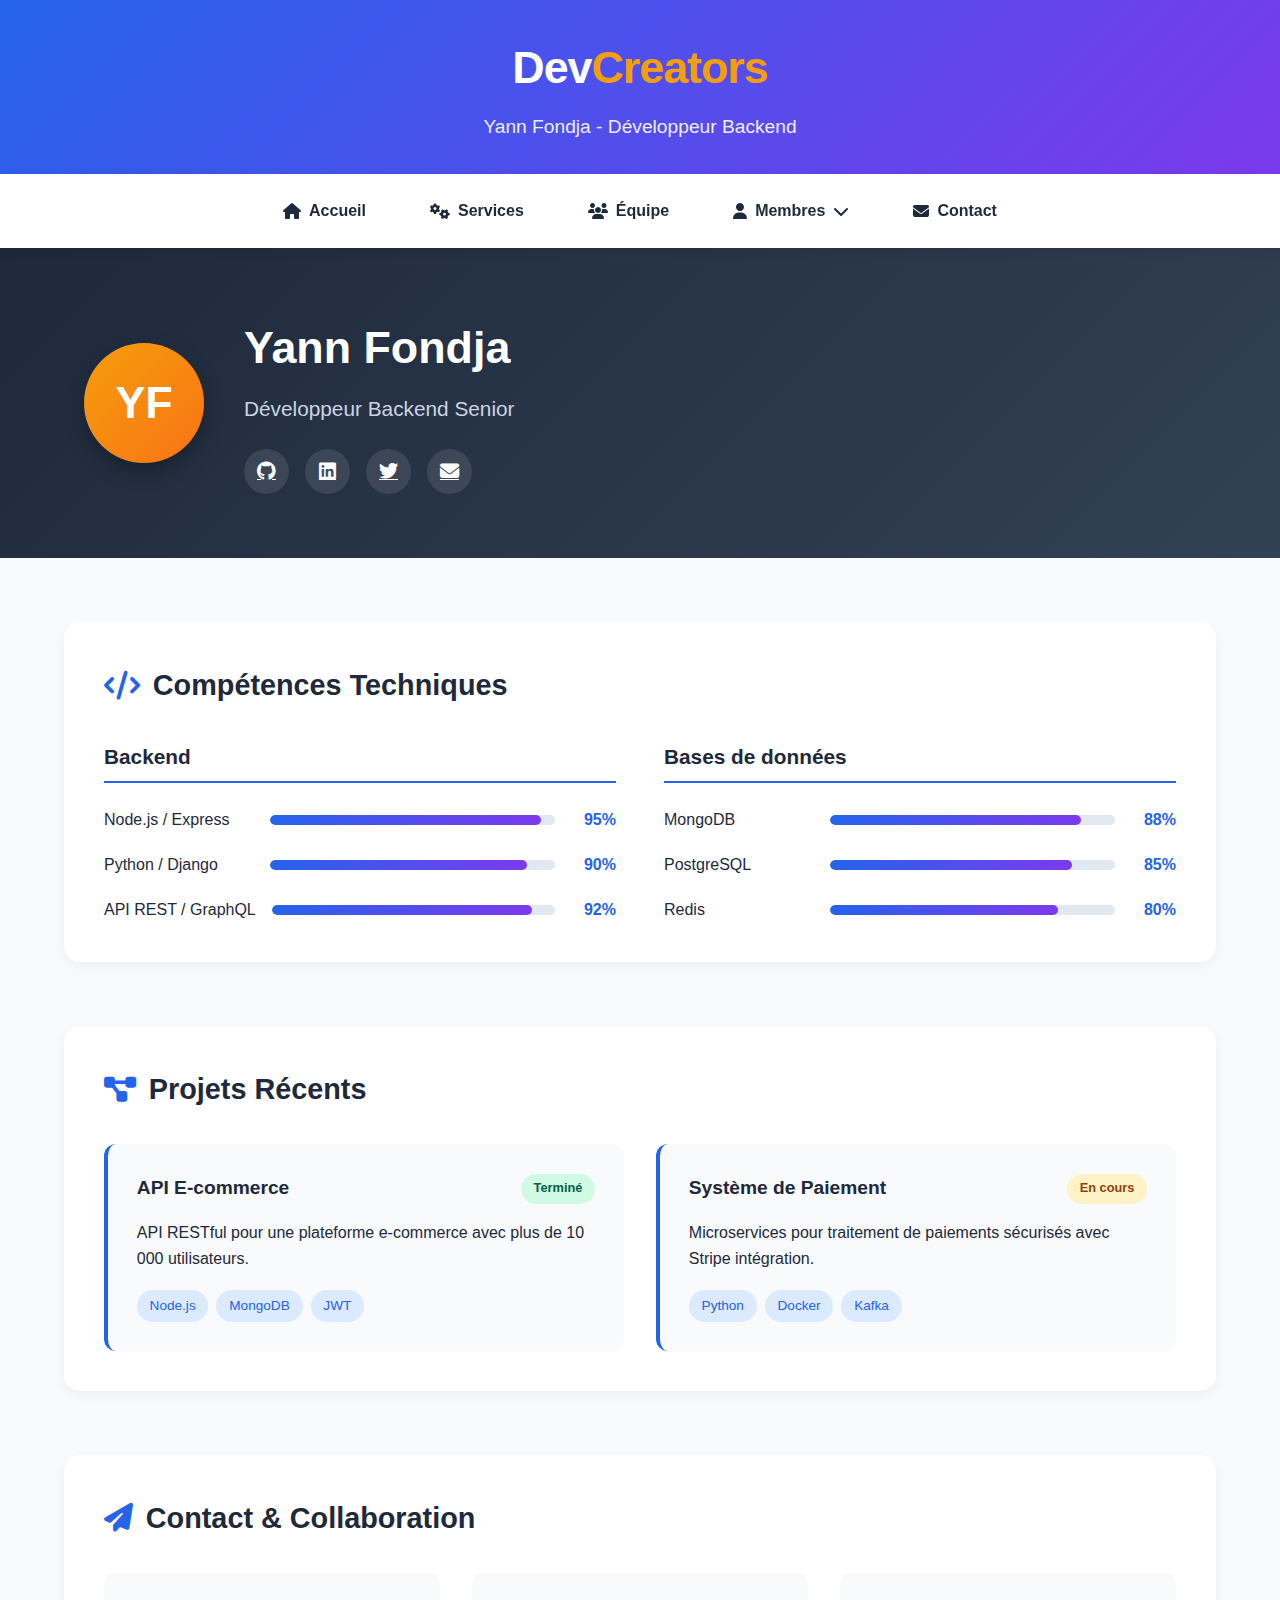
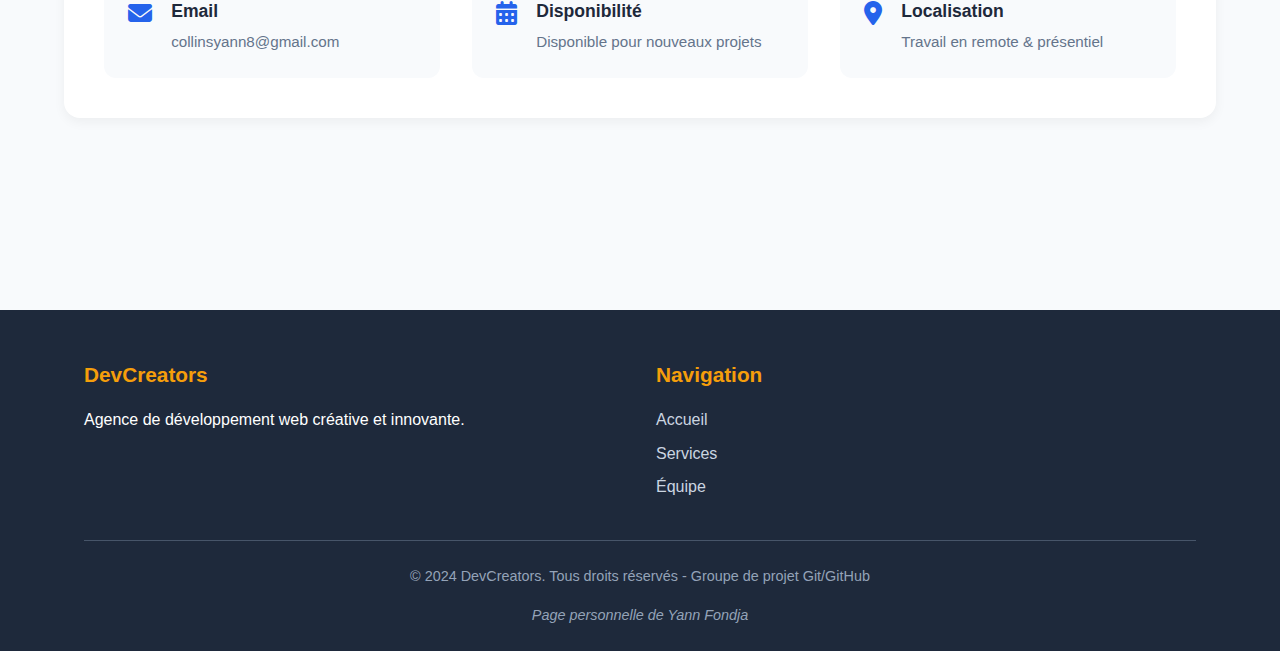
<file: yann-fondja.html>
<!DOCTYPE html>
<html lang="fr">
<head>
    <meta charset="UTF-8">
    <meta name="viewport" content="width=device-width, initial-scale=1.0">
    <title>Yann Fondja | Développeur Backend - DevCreators</title>
    <link rel="stylesheet" href="css/style.css">
    <link rel="stylesheet" href="https://cdnjs.cloudflare.com/ajax/libs/font-awesome/6.4.0/css/all.min.css">
</head>
<body>
    <!-- Navigation (réutilisée) -->
    <header class="main-header">
        <div class="container">
            <h1 class="logo">Dev<span>Creators</span></h1>
            <p class="tagline">Yann Fondja - Développeur Backend</p>
        </div>
    </header>

    <nav class="main-nav">
        <div class="container">
            <ul class="nav-menu">
                <li><a href="index.html"><i class="fas fa-home"></i> Accueil</a></li>
                <li><a href="index.html#services"><i class="fas fa-cogs"></i> Services</a></li>
                <li><a href="index.html#team"><i class="fas fa-users"></i> Équipe</a></li>
                <li class="dropdown">
                    <a href="#"><i class="fas fa-user"></i> Membres <i class="fas fa-chevron-down"></i></a>
                    <ul class="dropdown-menu">
                        <li><a href="loule-joan.html">Loule Joan</a></li>
                        <li><a href="blandine-dounakon.html">Blandine Dounakon</a></li>
                        <li><a href="aurel-tona.html">Aurel Tona</a></li>
                        <li><a href="yann-fondja.html" class="active">Yann Fondja</a></li>
                        <li><a href="yann-heussieu.html">Yann Heussieu</a></li>
                    </ul>
                </li>
                <li><a href="#contact"><i class="fas fa-envelope"></i> Contact</a></li>
            </ul>
            <div class="mobile-toggle">
                <i class="fas fa-bars"></i>
            </div>
        </div>
    </nav>

    <!-- Hero Section Personnelle -->
    <section class="member-hero">
        <div class="container">
            <div class="member-header">
                <div class="member-avatar">
                    <span>YF</span>
                </div>
                <div class="member-info">
                    <h1>Yann Fondja</h1>
                    <p class="member-title">Développeur Backend Senior</p>
                    <div class="member-social">
                        <a href="#"><i class="fab fa-github"></i></a>
                        <a href="#"><i class="fab fa-linkedin"></i></a>
                        <a href="#"><i class="fab fa-twitter"></i></a>
                        <a href="mailto:collinsyann8@gmail.com"><i class="fas fa-envelope"></i></a>
                    </div>
                </div>
            </div>
        </div>
    </section>

    <!-- Contenu Principal -->
    <main class="container member-container">
        <!-- Section Compétences -->
        <section class="member-section">
            <h2><i class="fas fa-code"></i> Compétences Techniques</h2>
            <div class="skills-grid">
                <div class="skill-category">
                    <h3>Backend</h3>
                    <div class="skill-bars">
                        <div class="skill">
                            <span>Node.js / Express</span>
                            <div class="skill-bar">
                                <div class="skill-level" style="width: 95%"></div>
                            </div>
                            <span class="skill-percent">95%</span>
                        </div>
                        <div class="skill">
                            <span>Python / Django</span>
                            <div class="skill-bar">
                                <div class="skill-level" style="width: 90%"></div>
                            </div>
                            <span class="skill-percent">90%</span>
                        </div>
                        <div class="skill">
                            <span>API REST / GraphQL</span>
                            <div class="skill-bar">
                                <div class="skill-level" style="width: 92%"></div>
                            </div>
                            <span class="skill-percent">92%</span>
                        </div>
                    </div>
                </div>

                <div class="skill-category">
                    <h3>Bases de données</h3>
                    <div class="skill-bars">
                        <div class="skill">
                            <span>MongoDB</span>
                            <div class="skill-bar">
                                <div class="skill-level" style="width: 88%"></div>
                            </div>
                            <span class="skill-percent">88%</span>
                        </div>
                        <div class="skill">
                            <span>PostgreSQL</span>
                            <div class="skill-bar">
                                <div class="skill-level" style="width: 85%"></div>
                            </div>
                            <span class="skill-percent">85%</span>
                        </div>
                        <div class="skill">
                            <span>Redis</span>
                            <div class="skill-bar">
                                <div class="skill-level" style="width: 80%"></div>
                            </div>
                            <span class="skill-percent">80%</span>
                        </div>
                    </div>
                </div>
            </div>
        </section>

        <!-- Section Projets -->
        <section class="member-section">
            <h2><i class="fas fa-project-diagram"></i> Projets Récents</h2>
            <div class="projects-grid">
                <div class="project-card">
                    <div class="project-header">
                        <h3>API E-commerce</h3>
                        <span class="project-status completed">Terminé</span>
                    </div>
                    <p>API RESTful pour une plateforme e-commerce avec plus de 10 000 utilisateurs.</p>
                    <div class="project-tech">
                        <span class="tech-tag">Node.js</span>
                        <span class="tech-tag">MongoDB</span>
                        <span class="tech-tag">JWT</span>
                    </div>
                </div>
                <div class="project-card">
                    <div class="project-header">
                        <h3>Système de Paiement</h3>
                        <span class="project-status in-progress">En cours</span>
                    </div>
                    <p>Microservices pour traitement de paiements sécurisés avec Stripe intégration.</p>
                    <div class="project-tech">
                        <span class="tech-tag">Python</span>
                        <span class="tech-tag">Docker</span>
                        <span class="tech-tag">Kafka</span>
                    </div>
                </div>
            </div>
        </section>

        <!-- Section Contact -->
        <section class="member-section" id="contact">
            <h2><i class="fas fa-paper-plane"></i> Contact & Collaboration</h2>
            <div class="contact-info">
                <div class="contact-item">
                    <i class="fas fa-envelope"></i>
                    <div>
                        <h3>Email</h3>
                        <p>collinsyann8@gmail.com</p>
                    </div>
                </div>
                <div class="contact-item">
                    <i class="fas fa-calendar-alt"></i>
                    <div>
                        <h3>Disponibilité</h3>
                        <p>Disponible pour nouveaux projets</p>
                    </div>
                </div>
                <div class="contact-item">
                    <i class="fas fa-map-marker-alt"></i>
                    <div>
                        <h3>Localisation</h3>
                        <p>Travail en remote & présentiel</p>
                    </div>
                </div>
            </div>
        </section>
    </main>

    <!-- Footer -->
    <footer>
        <div class="container">
            <div class="footer-content">
                <div class="footer-section">
                    <h3>DevCreators</h3>
                    <p>Agence de développement web créative et innovante.</p>
                </div>
                <div class="footer-section">
                    <h3>Navigation</h3>
                    <ul class="team-list">
                        <li><a href="index.html">Accueil</a></li>
                        <li><a href="index.html#services">Services</a></li>
                        <li><a href="index.html#team">Équipe</a></li>
                    </ul>
                </div>
            </div>
            <div class="footer-bottom">
                <p>&copy; 2024 DevCreators. Tous droits réservés - Groupe de projet Git/GitHub</p>
                <p class="member-footer">Page personnelle de Yann Fondja</p>
            </div>
        </div>
    </footer>

    <script src="js/main.js"></script>
</body>
</html>
</file>
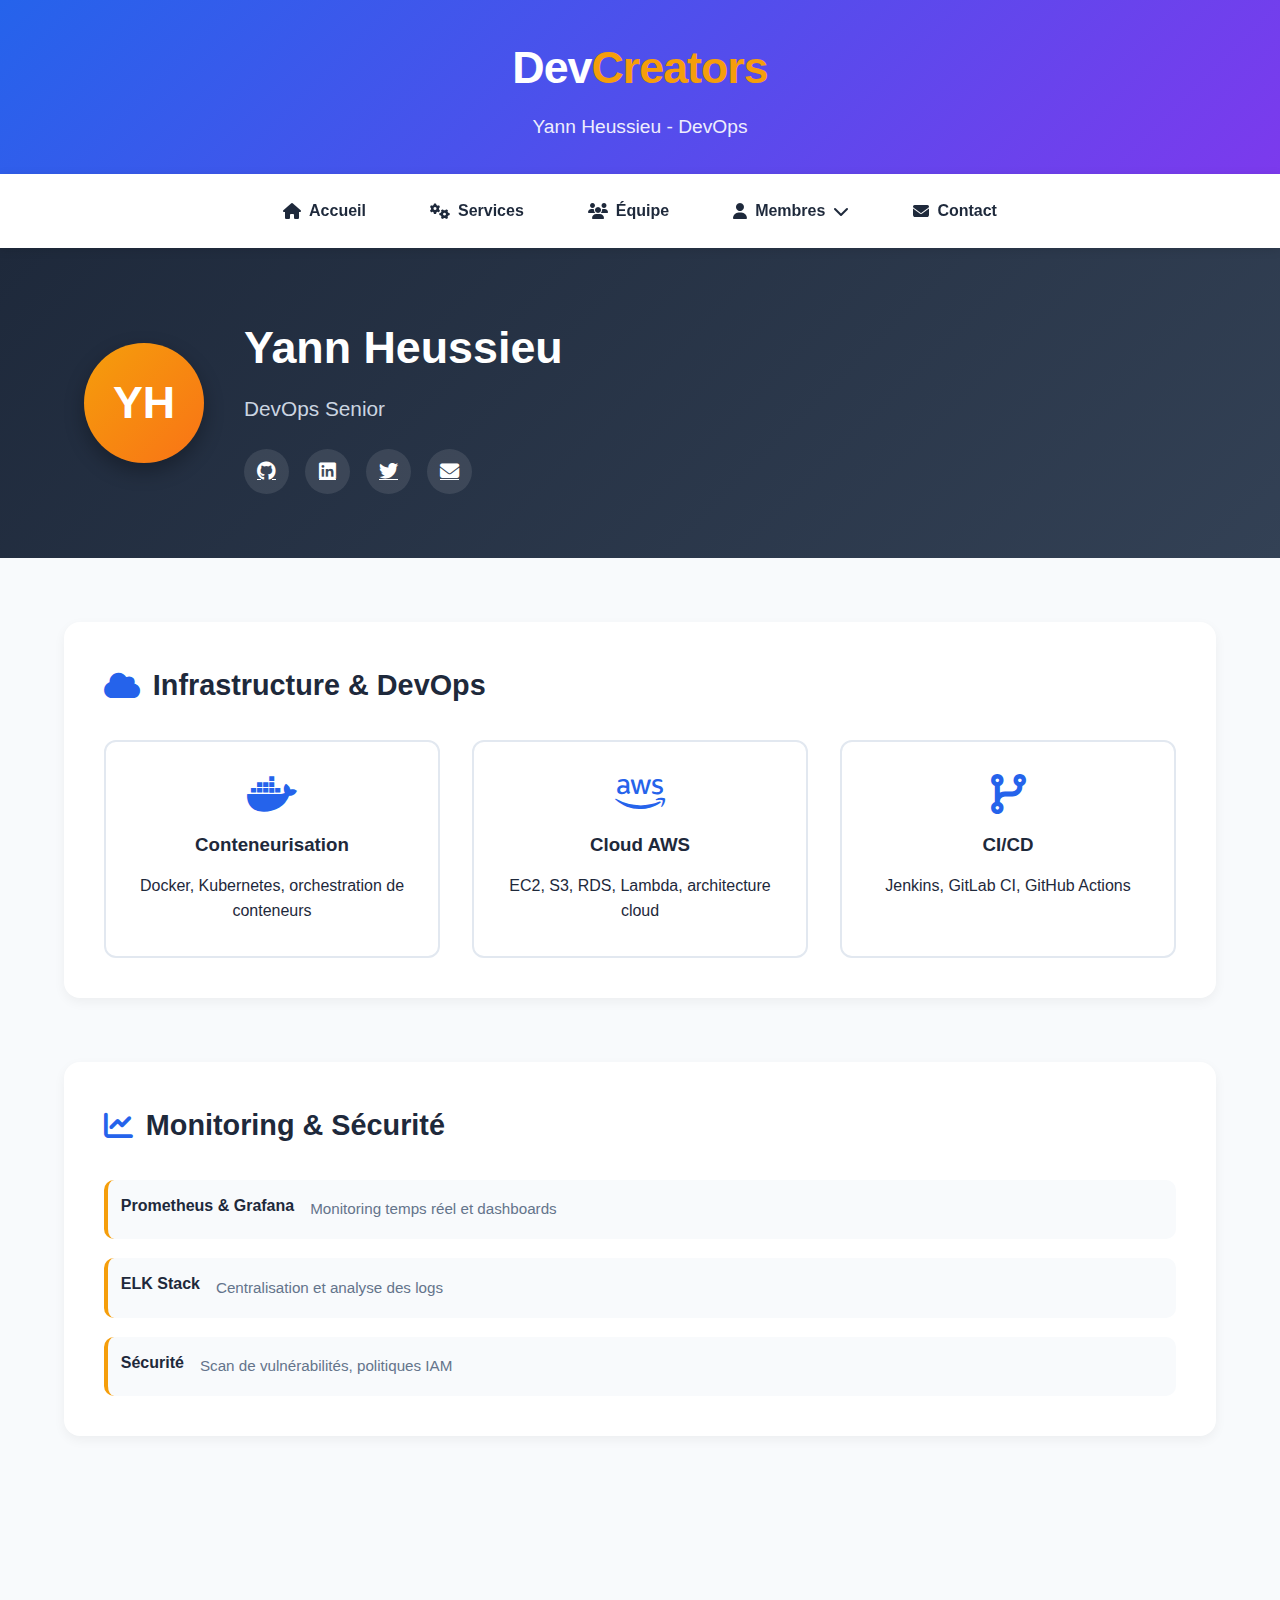
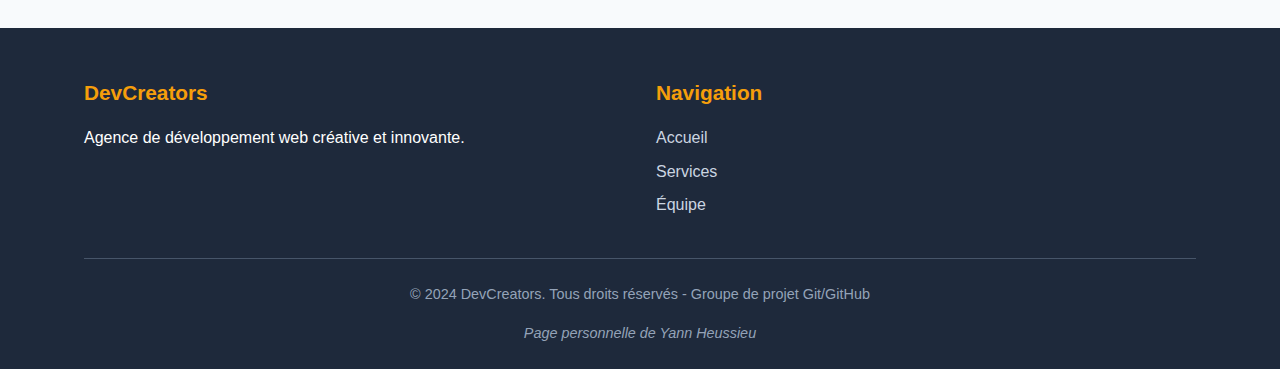
<file: yann-heussieu.html>
<!DOCTYPE html>
<html lang="fr">
<head>
    <meta charset="UTF-8">
    <meta name="viewport" content="width=device-width, initial-scale=1.0">
    <title>Yann Heussieu | Ingénieur DevOps - DevCreators</title>
    <link rel="stylesheet" href="css/style.css">
    <link rel="stylesheet" href="https://cdnjs.cloudflare.com/ajax/libs/font-awesome/6.4.0/css/all.min.css">
</head>
<body>
    <!-- Navigation (réutilisée) -->
    <header class="main-header">
        <div class="container">
            <h1 class="logo">Dev<span>Creators</span></h1>
            <p class="tagline">Yann Heussieu - DevOps</p>
        </div>
    </header>

    <nav class="main-nav">
        <div class="container">
            <ul class="nav-menu">
                <li><a href="index.html"><i class="fas fa-home"></i> Accueil</a></li>
                <li><a href="index.html#services"><i class="fas fa-cogs"></i> Services</a></li>
                <li><a href="index.html#team"><i class="fas fa-users"></i> Équipe</a></li>
                <li class="dropdown">
                    <a href="#"><i class="fas fa-user"></i> Membres <i class="fas fa-chevron-down"></i></a>
                    <ul class="dropdown-menu">
                        <li><a href="loule-joan.html">Loule Joan</a></li>
                        <li><a href="blandine-dounakon.html">Blandine Dounakon</a></li>
                        <li><a href="aurel-tona.html">Aurel Tona</a></li>
                        <li><a href="yann-fondja.html" class="active">Yann Fondja</a></li>
                        <li><a href="yann-heussieu.html">Yann Heussieu</a></li>
                    </ul>
                </li>
                <li><a href="#contact"><i class="fas fa-envelope"></i> Contact</a></li>
            </ul>
            <div class="mobile-toggle">
                <i class="fas fa-bars"></i>
            </div>
        </div>
    </nav>

    <!-- Hero Section Personnelle -->
    <section class="member-hero">
        <div class="container">
            <div class="member-header">
                <div class="member-avatar">
                    <span>YH</span>
                </div>
                <div class="member-info">
                    <h1>Yann Heussieu</h1>
                    <p class="member-title">DevOps Senior</p>
                    <div class="member-social">
                        <a href="#"><i class="fab fa-github"></i></a>
                        <a href="#"><i class="fab fa-linkedin"></i></a>
                        <a href="#"><i class="fab fa-twitter"></i></a>
                        <a href="mailto:allanyann647@gmail.com"><i class="fas fa-envelope"></i></a>
                    </div>
                </div>
            </div>
        </div>
    </section>

    <!-- Contenu Principal -->
    <main class="container member-container">
        <!-- Section Compétences -->
        <!-- Même structure que yann-fondja.html mais avec : -->

<section class="member-section">
    <h2><i class="fas fa-cloud"></i> Infrastructure & DevOps</h2>
    <div class="infra-grid">
        <div class="infra-card">
            <i class="fab fa-docker"></i>
            <h3>Conteneurisation</h3>
            <p>Docker, Kubernetes, orchestration de conteneurs</p>
        </div>
        <div class="infra-card">
            <i class="fab fa-aws"></i>
            <h3>Cloud AWS</h3>
            <p>EC2, S3, RDS, Lambda, architecture cloud</p>
        </div>
        <div class="infra-card">
            <i class="fas fa-code-branch"></i>
            <h3>CI/CD</h3>
            <p>Jenkins, GitLab CI, GitHub Actions</p>
        </div>
    </div>
</section>

<section class="member-section">
    <h2><i class="fas fa-chart-line"></i> Monitoring & Sécurité</h2>
    <div class="tools-list">
        <div class="tool-item">
            <h4>Prometheus & Grafana</h4>
            <p>Monitoring temps réel et dashboards</p>
        </div>
        <div class="tool-item">
            <h4>ELK Stack</h4>
            <p>Centralisation et analyse des logs</p>
        </div>
        <div class="tool-item">
            <h4>Sécurité</h4>
            <p>Scan de vulnérabilités, politiques IAM</p>
        </div>
    </div>
</section>
    </main>

    <!-- Footer -->
    <footer>
        <div class="container">
            <div class="footer-content">
                <div class="footer-section">
                    <h3>DevCreators</h3>
                    <p>Agence de développement web créative et innovante.</p>
                </div>
                <div class="footer-section">
                    <h3>Navigation</h3>
                    <ul class="team-list">
                        <li><a href="index.html">Accueil</a></li>
                        <li><a href="index.html#services">Services</a></li>
                        <li><a href="index.html#team">Équipe</a></li>
                    </ul>
                </div>
            </div>
            <div class="footer-bottom">
                <p>&copy; 2024 DevCreators. Tous droits réservés - Groupe de projet Git/GitHub</p>
                <p class="member-footer">Page personnelle de Yann Heussieu</p>
            </div>
        </div>
    </footer>

    <script src="js/main.js"></script>
</body>
</html>
</file>
<file: css/style.css>
/* ===== RESET & BASE ===== */
* {
    margin: 0;
    padding: 0;
    box-sizing: border-box;
}

:root {
    --primary-color: #2563eb;
    --secondary-color: #7c3aed;
    --accent-color: #f59e0b;
    --dark-color: #1e293b;
    --light-color: #f8fafc;
    --gray-color: #64748b;
    --success-color: #10b981;
    --danger-color: #ef4444;
}

body {
    font-family: 'Segoe UI', Tahoma, Geneva, Verdana, sans-serif;
    line-height: 1.6;
    color: var(--dark-color);
    background-color: var(--light-color);
}

.container {
    width: 90%;
    max-width: 1200px;
    margin: 0 auto;
    padding: 0 20px;
}

/* ===== HEADER ===== */
.main-header {
    background: linear-gradient(135deg, var(--primary-color), var(--secondary-color));
    color: white;
    padding: 2rem 0;
    text-align: center;
    box-shadow: 0 4px 12px rgba(0, 0, 0, 0.1);
}

.logo {
    font-size: 2.8rem;
    font-weight: 800;
    letter-spacing: -1px;
}

.logo span {
    color: var(--accent-color);
}

.tagline {
    font-size: 1.2rem;
    opacity: 0.9;
    margin-top: 0.5rem;
}

/* ===== HERO ===== */
.hero {
    background: linear-gradient(rgba(30, 41, 59, 0.9), rgba(30, 41, 59, 0.9)),
                url('https://images.unsplash.com/photo-1555066931-4365d14bab8c?ixlib=rb-4.0.3&auto=format&fit=crop&w=1200&q=80');
    background-size: cover;
    background-position: center;
    color: white;
    padding: 6rem 0;
    text-align: center;
}

.hero h2 {
    font-size: 3rem;
    margin-bottom: 1rem;
    font-weight: 700;
}

.hero p {
    font-size: 1.3rem;
    margin-bottom: 2rem;
    opacity: 0.9;
}

.btn {
    display: inline-block;
    background-color: var(--accent-color);
    color: var(--dark-color);
    padding: 0.8rem 2rem;
    border-radius: 50px;
    text-decoration: none;
    font-weight: 600;
    font-size: 1.1rem;
    transition: all 0.3s ease;
    border: none;
    cursor: pointer;
}

.btn:hover {
    background-color: #e67e22;
    transform: translateY(-3px);
    box-shadow: 0 6px 12px rgba(0, 0, 0, 0.2);
}

/* ===== SERVICES ===== */
.services-grid {
    display: grid;
    grid-template-columns: repeat(auto-fit, minmax(300px, 1fr));
    gap: 2rem;
    margin: 3rem 0;
}

/* ===== FOOTER ===== */
footer {
    background-color: var(--dark-color);
    color: white;
    padding: 3rem 0 1.5rem;
    margin-top: 4rem;
}

.footer-content {
    display: grid;
    grid-template-columns: repeat(auto-fit, minmax(250px, 1fr));
    gap: 2rem;
    margin-bottom: 2rem;
}

.footer-section h3 {
    color: var(--accent-color);
    margin-bottom: 1rem;
    font-size: 1.3rem;
}

.team-list {
    list-style: none;
}

.team-list li {
    margin-bottom: 0.5rem;
}

.team-list a {
    color: #cbd5e1;
    text-decoration: none;
    transition: color 0.3s;

}

.team-list a:hover {
    color: var(--accent-color);
}

.footer-bottom {
    border-top: 1px solid #475569;
    padding-top: 1.5rem;
    text-align: center;
    font-size: 0.9rem;
    color: #94a3b8;
}

/* ===== NAVIGATION ===== */
.main-nav {
    background-color: white;
    box-shadow: 0 2px 10px rgba(0, 0, 0, 0.1);
    position: sticky;
    top: 0;
    z-index: 1000;
}

.nav-menu {
    display: flex;
    list-style: none;
    justify-content: center;
    align-items: center;
    padding: 1rem 0;
}

.nav-menu li {
    margin: 0 1rem;
    position: relative;
}

.nav-menu a {
    color: var(--dark-color);
    text-decoration: none;
    font-weight: 600;
    padding: 0.5rem 1rem;
    border-radius: 4px;
    transition: all 0.3s ease;
    display: flex;
    align-items: center;
    gap: 0.5rem;
}

.nav-menu a:hover {
    background-color: var(--primary-color);
    color: white;
}

.nav-menu a i {
    font-size: 1rem;
}

/* Dropdown */
.dropdown-menu {
    position: absolute;
    top: 100%;
    left: 0;
    background-color: white;
    box-shadow: 0 4px 12px rgba(0, 0, 0, 0.1);
    border-radius: 8px;
    min-width: 200px;
    padding: 0.5rem 0;
    opacity: 0;
    visibility: hidden;
    transform: translateY(10px);
    transition: all 0.3s ease;
    z-index: 1001;
}

.dropdown:hover .dropdown-menu {
    opacity: 1;
    visibility: visible;
    transform: translateY(0);
}

.dropdown-menu li {
    margin: 0;
    width: 100%;
}

.dropdown-menu a {
    padding: 0.8rem 1.5rem;
    display: block;
    border-radius: 0;
}

.dropdown-menu a:hover {
    background-color: var(--light-color);
    color: var(--primary-color);
}

/* Mobile Toggle */
.mobile-toggle {
    display: none;
    font-size: 1.5rem;
    cursor: pointer;
    color: var(--dark-color);
}

/* ===== RESPONSIVE DESIGN ===== */
@media (max-width: 992px) {
    .nav-menu {
        flex-wrap: wrap;
    }
    
    .nav-menu li {
        margin: 0.3rem;
    }
}

@media (max-width: 768px) {
    .mobile-toggle {
        display: block;
        text-align: right;
        padding: 1rem;
    }
    
    .nav-menu {
        display: none;
        flex-direction: column;
        width: 100%;
        padding: 0;
    }
    
    .nav-menu.active {
        display: flex;
    }
    
    .nav-menu li {
        margin: 0;
        width: 100%;
    }
    
    .nav-menu a {
        padding: 1rem;
        border-bottom: 1px solid #e2e8f0;
    }
    
    .dropdown-menu {
        position: static;
        opacity: 1;
        visibility: visible;
        transform: none;
        box-shadow: none;
        display: none;
        padding-left: 1.5rem;
    }
    
    .dropdown.active .dropdown-menu {
        display: block;
    }
    
    .hero h2 {
        font-size: 2.2rem;
    }
    
    .hero p {
        font-size: 1.1rem;
    }
}

/* Service Cards Animation */
.service-card {
    background: white;
    border-radius: 12px;
    padding: 2rem;
    box-shadow: 0 4px 6px rgba(0, 0, 0, 0.05);
    transition: all 0.3s ease;
    border: 2px solid transparent;
}

.service-card:hover {
    transform: translateY(-10px);
    box-shadow: 0 12px 20px rgba(0, 0, 0, 0.1);
    border-color: var(--primary-color);
}

/* ===== SERVICES DYNAMIQUES ===== */
.service-card {
    background: white;
    border-radius: 16px;
    padding: 2rem;
    box-shadow: 0 6px 15px rgba(0, 0, 0, 0.08);
    transition: all 0.4s cubic-bezier(0.175, 0.885, 0.32, 1.275);
    border: 2px solid transparent;
    height: 100%;
    display: flex;
    flex-direction: column;
}

.service-card:hover {
    transform: translateY(-12px) scale(1.02);
    box-shadow: 0 20px 30px rgba(0, 0, 0, 0.15);
    border-color: var(--primary-color);
}

.service-icon {
    width: 70px;
    height: 70px;
    border-radius: 50%;
    display: flex;
    align-items: center;
    justify-content: center;
    font-size: 1.8rem;
    margin-bottom: 1.5rem;
    transition: transform 0.3s ease;
}

.service-card:hover .service-icon {
    transform: rotate(15deg) scale(1.1);
}

.service-card h3 {
    font-size: 1.5rem;
    margin-bottom: 1rem;
    color: var(--dark-color);
}

.service-card p {
    color: var(--gray-color);
    margin-bottom: 1.5rem;
    flex-grow: 1;
}

.service-expert {
    background-color: #f8fafc;
    padding: 0.8rem;
    border-radius: 8px;
    margin-bottom: 1.5rem;
    font-size: 0.95rem;
    border-left: 4px solid var(--accent-color);
}

.service-expert a {
    color: var(--primary-color);
    font-weight: 600;
    text-decoration: none;
}

.service-expert a:hover {
    text-decoration: underline;
}

.btn-service {
    display: inline-block;
    background-color: transparent;
    color: var(--primary-color);
    padding: 0.6rem 1.5rem;
    border-radius: 50px;
    text-decoration: none;
    font-weight: 600;
    border: 2px solid var(--primary-color);
    transition: all 0.3s ease;
    text-align: center;
    width: fit-content;
}

.btn-service:hover {
    background-color: var(--primary-color);
    color: white;
    transform: translateY(-2px);
}

/* ===== ÉQUIPE ===== */
.team-section {
    margin: 5rem 0;
    padding: 3rem 0;
    background-color: #f8fafc;
    border-radius: 20px;
}

.section-subtitle {
    text-align: center;
    color: var(--gray-color);
    margin-bottom: 3rem;
    font-size: 1.1rem;
}

.team-grid {
    display: grid;
    grid-template-columns: repeat(auto-fit, minmax(250px, 1fr));
    gap: 2rem;
}

.team-card {
    background: white;
    border-radius: 16px;
    padding: 2rem;
    text-align: center;
    box-shadow: 0 4px 6px rgba(0, 0, 0, 0.05);
    transition: all 0.3s ease;
}

.team-card:hover {
    transform: translateY(-8px);
    box-shadow: 0 12px 20px rgba(0, 0, 0, 0.1);
}

.team-avatar {
    width: 80px;
    height: 80px;
    background: linear-gradient(135deg, var(--primary-color), var(--secondary-color));
    border-radius: 50%;
    margin: 0 auto 1.5rem;
    display: flex;
    align-items: center;
    justify-content: center;
    font-size: 2rem;
    color: white;
    font-weight: bold;
}

.team-role {
    color: var(--primary-color);
    font-weight: 600;
    margin-bottom: 1rem;
    font-size: 0.9rem;
    text-transform: uppercase;
    letter-spacing: 1px;
}

.team-bio {
    color: var(--gray-color);
    margin-bottom: 1.5rem;
    font-size: 0.95rem;
}

.team-skills {
    display: flex;
    flex-wrap: wrap;
    gap: 0.5rem;
    justify-content: center;
    margin-bottom: 1.5rem;
}

.skill-tag {
    background-color: #e0f2fe;
    color: var(--primary-color);
    padding: 0.3rem 0.8rem;
    border-radius: 20px;
    font-size: 0.8rem;
    font-weight: 500;
}

.team-link {
    color: var(--dark-color);
    text-decoration: none;
    font-weight: 600;
    display: inline-flex;
    align-items: center;
    gap: 0.5rem;
    transition: color 0.3s;
}

.team-link:hover {
    color: var(--primary-color);
}

.team-link i {
    transition: transform 0.3s;
}

.team-link:hover i {
    transform: translateX(5px);
}

/* ===== PAGES MEMBRES ===== */
.member-hero {
    background: linear-gradient(135deg, #1e293b, #334155);
    color: white;
    padding: 4rem 0;
}

.member-header {
    display: flex;
    align-items: center;
    gap: 2.5rem;
    flex-wrap: wrap;
}

.member-avatar {
    width: 120px;
    height: 120px;
    background: linear-gradient(135deg, #f59e0b, #f97316);
    border-radius: 50%;
    display: flex;
    align-items: center;
    justify-content: center;
    font-size: 2.8rem;
    font-weight: bold;
    color: white;
    box-shadow: 0 8px 20px rgba(0, 0, 0, 0.3);
}

.member-info h1 {
    font-size: 2.8rem;
    margin-bottom: 0.5rem;
}

.member-title {
    font-size: 1.3rem;
    color: #cbd5e1;
    margin-bottom: 1.5rem;
}

.member-social {
    display: flex;
    gap: 1rem;
}

.member-social a {
    display: inline-flex;
    align-items: center;
    justify-content: center;
    width: 45px;
    height: 45px;
    background-color: rgba(255, 255, 255, 0.1);
    border-radius: 50%;
    color: white;
    font-size: 1.2rem;
    transition: all 0.3s ease;
}

.member-social a:hover {
    background-color: var(--accent-color);
    transform: translateY(-3px);
}

/* Container membre */
.member-container {
    padding: 4rem 0;
}

.member-section {
    margin-bottom: 4rem;
    background: white;
    padding: 2.5rem;
    border-radius: 16px;
    box-shadow: 0 4px 12px rgba(0, 0, 0, 0.05);
}

.member-section h2 {
    color: var(--dark-color);
    margin-bottom: 2rem;
    display: flex;
    align-items: center;
    gap: 0.8rem;
    font-size: 1.8rem;
}

.member-section h2 i {
    color: var(--primary-color);
}

/* Compétences */
.skills-grid {
    display: grid;
    grid-template-columns: repeat(auto-fit, minmax(300px, 1fr));
    gap: 3rem;
    margin-top: 2rem;
}

.skill-category h3 {
    color: var(--dark-color);
    margin-bottom: 1.5rem;
    font-size: 1.3rem;
    padding-bottom: 0.5rem;
    border-bottom: 2px solid var(--primary-color);
}

.skill-bars {
    display: flex;
    flex-direction: column;
    gap: 1.2rem;
}

.skill {
    display: flex;
    align-items: center;
    justify-content: space-between;
    gap: 1rem;
}

.skill span:first-child {
    min-width: 150px;
    font-weight: 500;
}

.skill-bar {
    flex-grow: 1;
    height: 10px;
    background-color: #e2e8f0;
    border-radius: 5px;
    overflow: hidden;
}

.skill-level {
    height: 100%;
    background: linear-gradient(90deg, var(--primary-color), var(--secondary-color));
    border-radius: 5px;
    transition: width 1.5s ease-in-out;
}

.skill-percent {
    font-weight: bold;
    color: var(--primary-color);
    min-width: 45px;
    text-align: right;
}

/* Projets */
.projects-grid {
    display: grid;
    grid-template-columns: repeat(auto-fit, minmax(300px, 1fr));
    gap: 2rem;
    margin-top: 2rem;
}

.project-card {
    background: #f8fafc;
    padding: 1.8rem;
    border-radius: 12px;
    border-left: 4px solid var(--primary-color);
    transition: all 0.3s ease;
}

.project-card:hover {
    transform: translateY(-5px);
    box-shadow: 0 8px 16px rgba(0, 0, 0, 0.1);
}

.project-header {
    display: flex;
    justify-content: space-between;
    align-items: center;
    margin-bottom: 1rem;
}

.project-header h3 {
    color: var(--dark-color);
    font-size: 1.2rem;
}

.project-status {
    padding: 0.3rem 0.8rem;
    border-radius: 20px;
    font-size: 0.8rem;
    font-weight: 600;
}

.project-status.completed {
    background-color: #d1fae5;
    color: #065f46;
}

.project-status.in-progress {
    background-color: #fef3c7;
    color: #92400e;
}

.project-tech {
    display: flex;
    gap: 0.5rem;
    margin-top: 1.2rem;
    flex-wrap: wrap;
}

.tech-tag {
    background-color: #dbeafe;
    color: var(--primary-color);
    padding: 0.3rem 0.8rem;
    border-radius: 20px;
    font-size: 0.85rem;
    font-weight: 500;
}

/* Contact */
.contact-info {
    display: grid;
    grid-template-columns: repeat(auto-fit, minmax(250px, 1fr));
    gap: 2rem;
    margin-top: 2rem;
}

.contact-item {
    display: flex;
    align-items: flex-start;
    gap: 1.2rem;
    padding: 1.5rem;
    background: #f8fafc;
    border-radius: 12px;
    transition: all 0.3s ease;
}

.contact-item:hover {
    background: #e0f2fe;
    transform: translateX(5px);
}

.contact-item i {
    font-size: 1.5rem;
    color: var(--primary-color);
    margin-top: 0.3rem;
}

.contact-item h3 {
    color: var(--dark-color);
    margin-bottom: 0.3rem;
    font-size: 1.1rem;
}

.contact-item p {
    color: var(--gray-color);
    font-size: 0.95rem;
}

/* Page active dans nav */
.nav-menu a.active {
    background-color: var(--primary-color);
    color: white;
}

.member-footer {
    text-align: center;
    margin-top: 1rem;
    font-size: 0.9rem;
    color: #94a3b8;
    font-style: italic;
}

/* Infrastructure Grid */
.infra-grid {
    display: grid;
    grid-template-columns: repeat(auto-fit, minmax(250px, 1fr));
    gap: 2rem;
    margin-top: 2rem;
}

.infra-card {
    background: white;
    border: 2px solid #e2e8f0;
    border-radius: 12px;
    padding: 2rem;
    text-align: center;
    transition: all 0.3s ease;
}

.infra-card:hover {
    border-color: var(--primary-color);
    transform: translateY(-5px);
    box-shadow: 0 8px 16px rgba(0, 0, 0, 0.1);
}

.infra-card i {
    font-size: 2.5rem;
    color: var(--primary-color);
    margin-bottom: 1rem;
}

.infra-card h3 {
    color: var(--dark-color);
    margin-bottom: 0.8rem;
}

/* Tools List */
.tools-list {
    display: flex;
    flex-direction: column;
    gap: 1.2rem;
    margin-top: 2rem;
}

.tool-item {
    background: #f8fafc;
    padding: 1.5rem;
    border-radius: 10px;
    border-left: 4px solid var(--accent-color);
}

.tool-item h4 {
    color: var(--dark-color);
    margin-bottom: 0.5rem;
}

.tool-item p {
    color: var(--gray-color);
    font-size: 0.95rem;
}

/* Stratégie */
.strategy-content {
    display: grid;
    grid-template-columns: repeat(auto-fit, minmax(300px, 1fr));
    gap: 2.5rem;
    margin-top: 2rem;
}

.strategy-item {
    background: white;
    padding: 2rem;
    border-radius: 12px;
    border: 2px solid #e2e8f0;
}

.strategy-item h3 {
    color: var(--primary-color);
    margin-bottom: 1rem;
    font-size: 1.3rem;
}

.strategy-list {
    list-style: none;
    padding-left: 0;
    margin-top: 1.2rem;
}

.strategy-list li {
    padding: 0.5rem 0;
    padding-left: 1.8rem;
    position: relative;
}

.strategy-list li:before {
    content: "✓";
    position: absolute;
    left: 0;
    color: var(--success-color);
    font-weight: bold;
}

/* Témoignages */
.testimonials {
    max-width: 800px;
    margin: 2rem auto 0;
}

.testimonial {
    background: linear-gradient(135deg, #f8fafc, #e0f2fe);
    padding: 2rem;
    border-radius: 12px;
    border-left: 5px solid var(--accent-color);
    font-style: italic;
    position: relative;
}

.testimonial:before {
    content: '"';
    font-size: 4rem;
    color: var(--primary-color);
    opacity: 0.2;
    position: absolute;
    top: -10px;
    left: 20px;
    font-family: serif;
}

.testimonial p {
    font-size: 1.1rem;
    line-height: 1.6;
    margin-bottom: 1.5rem;
    position: relative;
    z-index: 1;
}

.testimonial-author {
    text-align: right;
}

.testimonial-author strong {
    color: var(--dark-color);
    display: block;
}

.testimonial-author span {
    color: var(--gray-color);
    font-size: 0.9rem;
}

/* ===== PAGE DESIGN UI/UX ===== */

/* Process Timeline */
.process-timeline {
    display: flex;
    flex-direction: column;
    gap: 2rem;
    margin-top: 2rem;
    position: relative;
}

.process-timeline:before {
    content: '';
    position: absolute;
    left: 30px;
    top: 0;
    bottom: 0;
    width: 4px;
    background: linear-gradient(to bottom, #8b5cf6, #a78bfa);
    border-radius: 2px;
}

.process-step {
    display: flex;
    gap: 2rem;
    align-items: flex-start;
    position: relative;
    z-index: 1;
}

.step-number {
    width: 60px;
    height: 60px;
    background: linear-gradient(135deg, #8b5cf6, #a78bfa);
    border-radius: 50%;
    display: flex;
    align-items: center;
    justify-content: center;
    color: white;
    font-size: 1.5rem;
    font-weight: bold;
    flex-shrink: 0;
    box-shadow: 0 4px 12px rgba(139, 92, 246, 0.3);
}

.step-content {
    flex-grow: 1;
    background: white;
    padding: 1.5rem;
    border-radius: 12px;
    border: 2px solid #e2e8f0;
    transition: all 0.3s ease;
}

.step-content:hover {
    border-color: #8b5cf6;
    transform: translateX(10px);
    box-shadow: 0 8px 16px rgba(0, 0, 0, 0.1);
}

.step-content h3 {
    color: #4c1d95;
    margin-bottom: 0.8rem;
    font-size: 1.3rem;
}

.step-tools {
    display: flex;
    gap: 0.5rem;
    margin-top: 1rem;
    flex-wrap: wrap;
}

.tool-badge {
    background-color: #f3f4f6;
    color: #4c1d95;
    padding: 0.3rem 0.8rem;
    border-radius: 20px;
    font-size: 0.85rem;
    font-weight: 500;
    border: 1px solid #ddd6fe;
}

/* Design Gallery */
.design-gallery {
    display: grid;
    grid-template-columns: repeat(auto-fit, minmax(300px, 1fr));
    gap: 2.5rem;
    margin-top: 2rem;
}

.design-project {
    background: white;
    border-radius: 16px;
    overflow: hidden;
    box-shadow: 0 8px 20px rgba(0, 0, 0, 0.08);
    transition: all 0.4s cubic-bezier(0.175, 0.885, 0.32, 1.275);
}

.design-project:hover {
    transform: translateY(-10px) scale(1.02);
    box-shadow: 0 20px 30px rgba(0, 0, 0, 0.15);
}

.project-preview {
    height: 200px;
    display: flex;
    align-items: center;
    justify-content: center;
    padding: 2rem;
}

.project-mockup {
    width: 200px;
    height: 120px;
    background: white;
    border-radius: 12px;
    box-shadow: 0 4px 12px rgba(0, 0, 0, 0.1);
    overflow: hidden;
}

.mockup-header {
    height: 25px;
    background: linear-gradient(90deg, #3B82F6, #8B5CF6);
    display: flex;
    align-items: center;
    padding: 0 10px;
}

.mockup-header:before {
    content: '';
    width: 8px;
    height: 8px;
    background: white;
    border-radius: 50%;
    margin-right: 5px;
}

.mockup-header:after {
    content: '';
    width: 40px;
    height: 4px;
    background: white;
    border-radius: 2px;
}

.mockup-content {
    padding: 15px;
}

.mockup-element {
    border-radius: 4px;
}

.project-info {
    padding: 1.5rem;
}

.project-info h3 {
    color: #1e293b;
    margin-bottom: 0.5rem;
    font-size: 1.2rem;
}

.project-info p {
    color: #64748b;
    font-size: 0.95rem;
    margin-bottom: 1rem;
}

.project-stats {
    display: flex;
    gap: 1.5rem;
    font-size: 0.9rem;
}

.project-stats span {
    display: flex;
    align-items: center;
    gap: 0.5rem;
    color: #475569;
}

.project-stats i {
    color: #8b5cf6;
}

/* Tools Grid */
.tools-grid {
    display: grid;
    grid-template-columns: repeat(auto-fit, minmax(250px, 1fr));
    gap: 2rem;
    margin-top: 2rem;
}

.tool-category h3 {
    color: #4c1d95;
    margin-bottom: 1.2rem;
    padding-bottom: 0.5rem;
    border-bottom: 2px solid #ddd6fe;
    font-size: 1.2rem;
}

.tool-items {
    display: flex;
    flex-direction: column;
    gap: 1.2rem;
}

.tool-item {
    display: flex;
    align-items: center;
    gap: 1rem;
    padding: 0.8rem;
    background: #f8fafc;
    border-radius: 10px;
    transition: all 0.3s ease;
}

.tool-item:hover {
    background: #e0e7ff;
    transform: translateX(5px);
}

.tool-item i {
    font-size: 1.5rem;
    width: 30px;
    text-align: center;
}

.tool-item span {
    flex-grow: 1;
    font-weight: 500;
    color: #1e293b;
}

.tool-level {
    height: 6px;
    background: linear-gradient(90deg, #8b5cf6, #c4b5fd);
    border-radius: 3px;
    width: 100px;
}

.member-quote {
    font-style: italic;
    color: #cbd5e1;
    margin: 1rem 0;
    font-size: 1.1rem;
    border-left: 3px solid #f0abfc;
    padding-left: 1rem;
}

.screen-grid {
    display: grid;
    grid-template-columns: repeat(2, 1fr);
    gap: 8px;
    padding: 10px;
}

.grid-item {
    height: 30px;
    background: #f1f5f9;
    border-radius: 4px;
}
</file>
